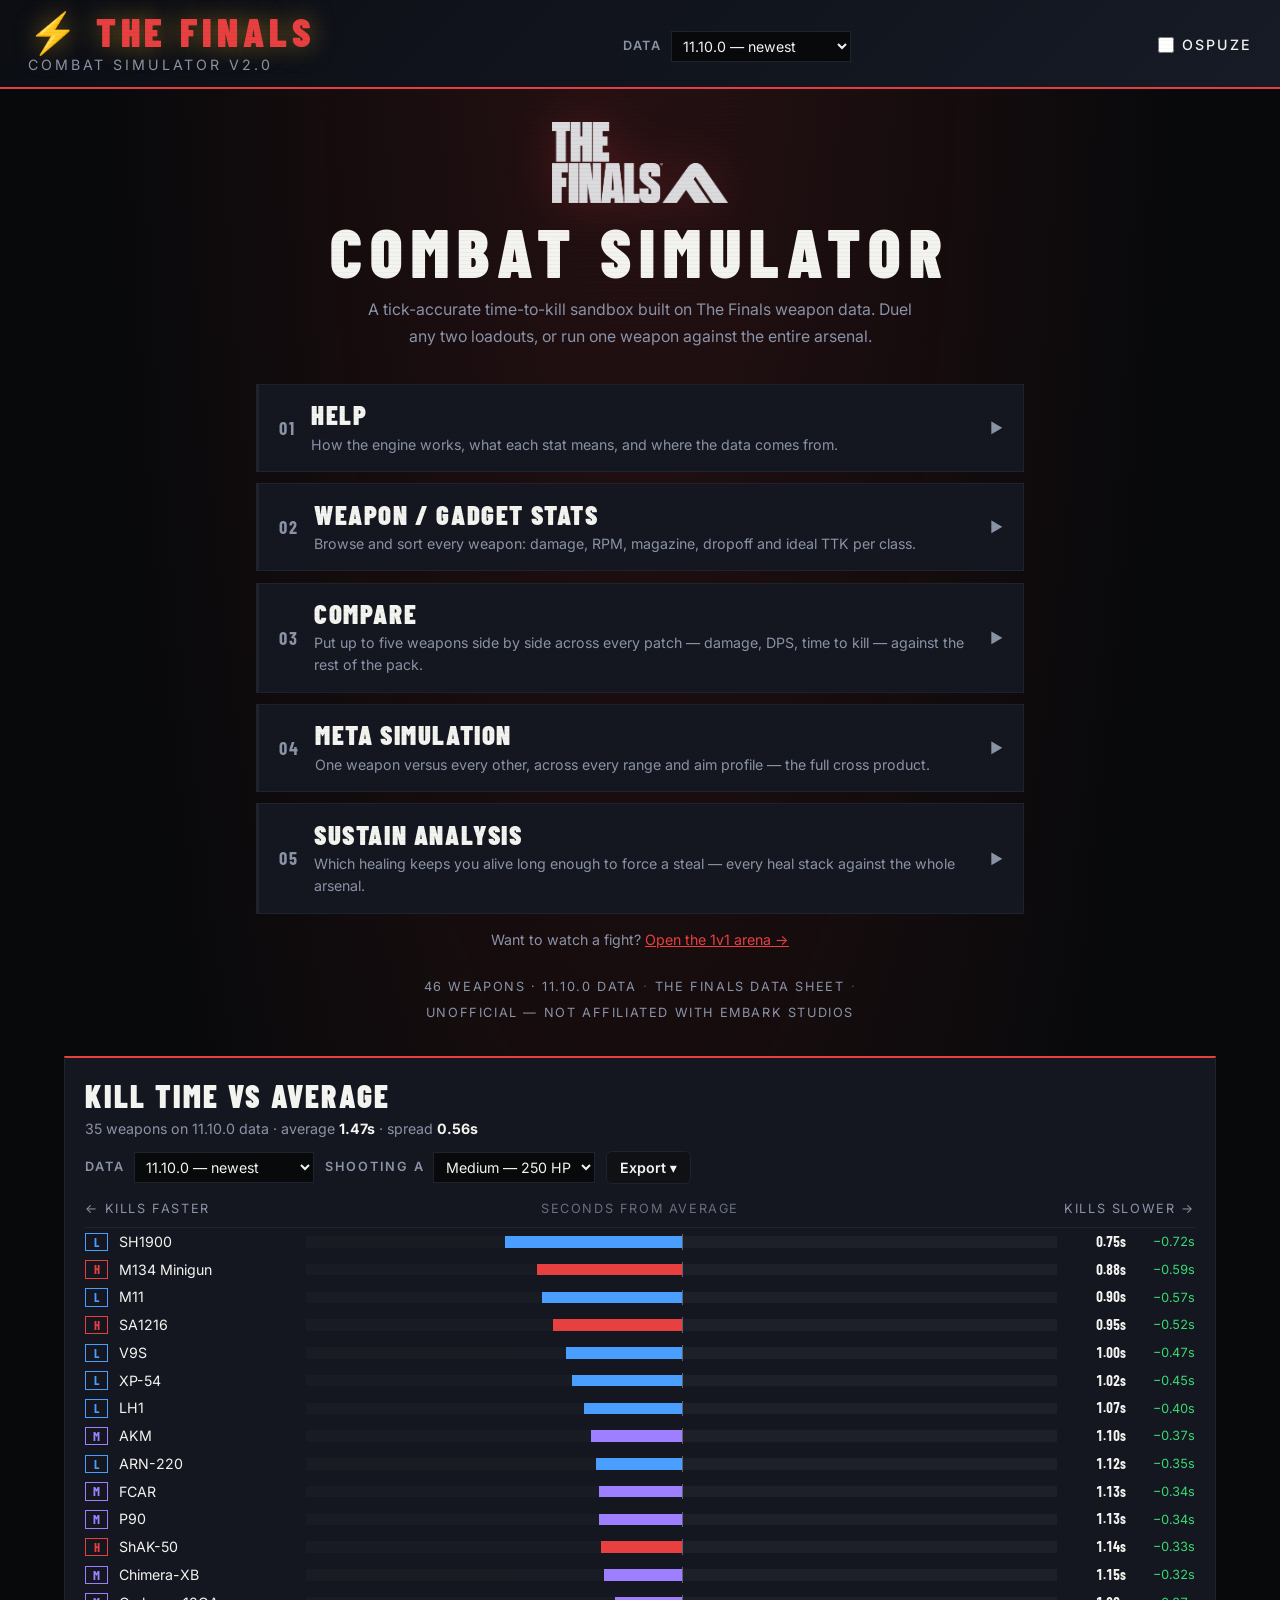
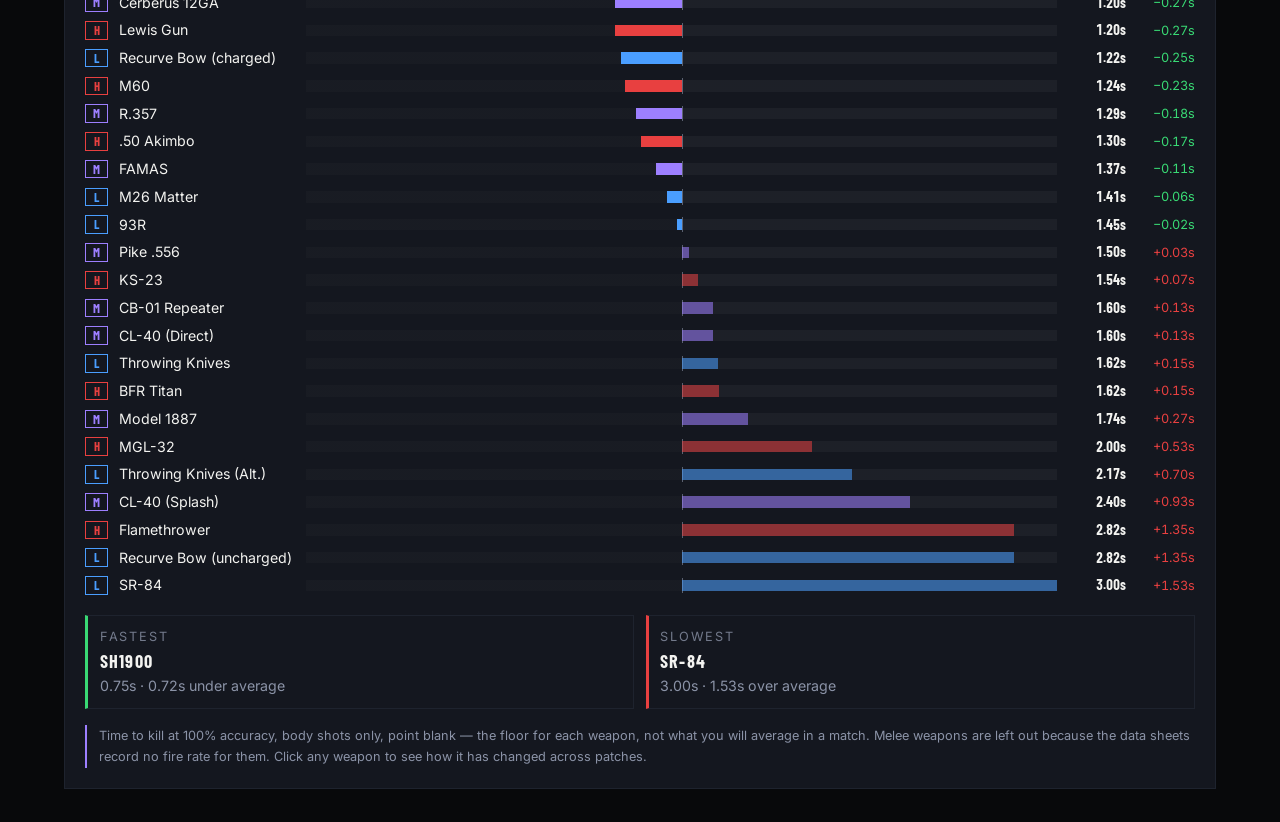
<file: index.html>
<!DOCTYPE html>
<html lang="en">
<head>

  <meta charset="UTF-8">
  <meta name="viewport" content="width=device-width, initial-scale=1.0">
  <title>THE FINALS — Combat Simulator</title>

<script src="./heals.js" defer></script>
<script src="./gadgets.js" defer></script>
<script src="./simulate.js" defer></script>
<script src="./duel_solver.js" defer></script>
<script src="./battle_simulator.js" defer></script>
<script src="./weapon_chart.js" defer></script>
<script src="./export.js" defer></script>
<script src="./cross_analysis_pool.js" defer></script>
<script src="./heatgraph.js" defer></script>
<script src="./ui_shell.js" defer></script>
  <link rel="stylesheet" href="battle_simulation.css">

  <link rel="preconnect" href="https://fonts.googleapis.com">
  <link
    href="https://fonts.googleapis.com/css2?family=Barlow+Condensed:ital,wght@0,400;0,600;0,700;0,900;1,700&family=Inter:wght@400;500;600;700&family=Share+Tech+Mono&display=swap"
    rel="stylesheet"
  >

</head>
<body>
  <header>
    <button class="brand" id="brand-home" type="button" title="Back to main menu">
      <div class="logo">⚡ THE FINALS</div>
      <div class="sub" id="view-subtitle">Combat Simulator v2.0</div>
    </button>

    <nav class="topnav" id="topnav" aria-label="Sections">
      <button class="navbtn" type="button" data-route="help">Help</button>
      <button class="navbtn" type="button" data-route="stats">Stats</button>
      <button class="navbtn" type="button" data-route="compare">Compare</button>
      <button class="navbtn" type="button" data-route="meta">Meta</button>
      <button class="navbtn" type="button" data-route="sustain">Sustain</button>
    </nav>

    <label class="version-picker" title="Weapon data version used by every screen">
      <span>Data</span>
      <select class="data-version-picker" aria-label="Weapon data version"></select>
    </label>

    <label class="check-row header-toggle" title="Alternate colour scheme">
      <input type="checkbox" id="ospuze-toggle">
      <span>OSPUZE</span>
    </label>
  </header>

  <main id="main">

    <!-- ══════════════════════════════════════════════════════════
         HOME
         ══════════════════════════════════════════════════════════ -->
    <section class="view view-home active" id="view-home">
      <div class="home-inner">
        <img class="home-logo" src="THE_FINALS_Logo.png" alt="" onerror="this.remove()">

        <h1 class="home-title">Combat Simulator</h1>
        <p class="home-tagline">
          A tick-accurate time-to-kill sandbox built on The Finals weapon data.
          Duel any two loadouts, or run one weapon against the entire arsenal.
        </p>

        <nav class="home-menu" aria-label="Main menu">
          <button class="menu-card" type="button" data-route="help">
            <span class="menu-num">01</span>
            <span class="menu-body">
              <span class="menu-title">Help</span>
              <span class="menu-desc">How the engine works, what each stat means, and where the data comes from.</span>
            </span>
            <span class="menu-arrow">▶</span>
          </button>

          <button class="menu-card" type="button" data-route="stats">
            <span class="menu-num">02</span>
            <span class="menu-body">
              <span class="menu-title">Weapon / Gadget Stats</span>
              <span class="menu-desc">Browse and sort every weapon: damage, RPM, magazine, dropoff and ideal TTK per class.</span>
            </span>
            <span class="menu-arrow">▶</span>
          </button>

          <button class="menu-card" type="button" data-route="compare">
            <span class="menu-num">03</span>
            <span class="menu-body">
              <span class="menu-title">Compare</span>
              <span class="menu-desc">Put up to five weapons side by side across every patch — damage, DPS, time to kill — against the rest of the pack.</span>
            </span>
            <span class="menu-arrow">▶</span>
          </button>

          <button class="menu-card" type="button" data-route="meta">
            <span class="menu-num">04</span>
            <span class="menu-body">
              <span class="menu-title">Meta Simulation</span>
              <span class="menu-desc">One weapon versus every other, across every range and aim profile — the full cross product.</span>
            </span>
            <span class="menu-arrow">▶</span>
          </button>

          <button class="menu-card" type="button" data-route="sustain">
            <span class="menu-num">05</span>
            <span class="menu-body">
              <span class="menu-title">Sustain Analysis</span>
              <span class="menu-desc">Which healing keeps you alive long enough to force a steal — every heal stack against the whole arsenal.</span>
            </span>
            <span class="menu-arrow">▶</span>
          </button>
        </nav>

        <p class="home-aside">
          Want to watch a fight? <button class="linkish" type="button" data-route="sim">Open the 1v1 arena →</button>
        </p>

        <div class="home-foot">
          <span id="home-weapon-count">Loading weapon data…</span>
          <span class="dot">·</span>
          <span>The Finals data sheet</span>
          <span class="dot">·</span>
          <span>Unofficial — not affiliated with Embark Studios</span>
        </div>
      </div>

      <!-- Kill time against the pool average, every weapon at a glance -->
      <section class="home-chart" aria-labelledby="ttk-chart-title">
        <div class="chart-head">
          <h2 class="chart-title" id="ttk-chart-title">Kill Time vs Average</h2>
          <p class="chart-sub" id="ttk-chart-sub">—</p>

          <div class="chart-controls">
            <label class="chart-control">
              <span>Data</span>
              <select class="data-version-picker" aria-label="Weapon data version"></select>
            </label>
            <label class="chart-control">
              <span>Shooting a</span>
              <select id="ttk-target" aria-label="Target class">
                <option value="light">Light — 150 HP</option>
                <option value="medium" selected>Medium — 250 HP</option>
                <option value="heavy">Heavy — 350 HP</option>
              </select>
            </label>
            <div class="chart-control" id="ttk-export-slot"></div>
          </div>
        </div>

        <div class="ttk-scale">
          <span class="faster">← kills faster</span>
          <span class="axis-mid">seconds from average</span>
          <span class="slower">kills slower →</span>
        </div>

        <div id="ttk-chart"></div>

        <div class="ttk-footer" id="ttk-chart-footer"></div>
        <p class="chart-note">
          Time to kill at 100% accuracy, body shots only, point blank — the floor for each weapon,
          not what you will average in a match. Melee weapons are left out because the data sheets
          record no fire rate for them. Click any weapon to see how it has changed across patches.
        </p>
      </section>
    </section>

    <!-- ══════════════════════════════════════════════════════════
         HELP
         ══════════════════════════════════════════════════════════ -->
    <section class="view view-doc" id="view-help" hidden>
      <div class="doc-inner">
        <div class="page-head">
          <h1 class="page-title">Help</h1>
          <p class="page-lead">
            Everything this tool does, and the assumptions behind every number it prints.
          </p>
        </div>

        <div class="doc-grid">
          <article class="doc-card">
            <h2>What this is</h2>
            <p>
              A combat model for THE FINALS. It replays a duel between two loadouts on a
              10&nbsp;ms tick, rolling accuracy and headshots shot by shot, applying damage
              dropoff by range, and forcing reloads when a magazine runs dry. Nothing is
              averaged ahead of time — the win rates you see come from actually running the fight.
            </p>
          </article>

          <article class="doc-card">
            <h2>The screens</h2>
            <dl class="doc-dl">
              <dt>Weapon / Gadget Stats</dt>
              <dd>A sortable reference table of the raw Season 10 numbers, plus derived DPS and ideal TTK against each class. Click any weapon name for its history.</dd>
              <dt>Weapon history</dt>
              <dd>How one weapon's stats moved across seven community data sheets (1.5 → 11.3.0): a chart of any metric over time, a wiki-style snapshot of the weapon at any version, and the change log between them.</dd>
              <dt>Simulation</dt>
              <dd>One duel, animated, with a full combat log. Switch to Multi to run the same matchup hundreds of times and get a win rate instead of an anecdote.</dd>
              <dt>Meta Simulation</dt>
              <dd>Your weapon against every other weapon, at seven ranges and four aim profiles, every matchup solved exactly rather than sampled. Stand and fight: both sides hold the listed range, so each cell measures the weapon at that range with movement taken out. Produces the matchup heat map.</dd>
            </dl>
          </article>

          <article class="doc-card">
            <h2>Which data version you are running</h2>
            <p>
              The <em>Data</em> picker in the header sets the weapon numbers every screen uses —
              stats table, 1v1 simulation and meta analysis alike. It defaults to the newest sheet
              available and remembers your choice. The same picker sits in the Simulation and Meta
              Simulation sidebars.
            </p>
            <p>
              Versions are ordered by their version number, not by the order the sheets were added,
              so a newly ingested sheet slots into the right place automatically.
            </p>
            <dl class="doc-dl">
              <dt>Blank cells stay blank</dt>
              <dd>If a sheet records a weapon but leaves a stat empty, that is the author saying "not applicable" — it is never back-filled from an older sheet.</dd>
              <dt>Missing weapons inherit</dt>
              <dd>If a sheet lists a weapon with no stats at all (11.3.0 does this for melee), it runs on the last version that did record it, and says so.</dd>
              <dt>Reach is engine knowledge</dt>
              <dd>No sheet records melee swing range or the flamethrower's cone, so those fill in from a fixed table — only where the sheet is silent.</dd>
            </dl>
          </article>

          <article class="doc-card">
            <h2>Solved, not sampled</h2>
            <p>
              Meta Simulation does not run duels and count winners. Because nobody moves and
              nobody reacts to being shot, each fighter's shot timing is fixed and only the hit
              rolls are random — so the exact chance of every outcome can be worked out directly.
              The win rates carry <strong>no sampling error</strong> and are identical every run.
            </p>
            <p>
              The 1v1 screen still plays duels out shot by shot, because that is what produces the
              animation and the combat log. Any matchup where fighters move is sampled rather than
              solved, from a seed, so a surprising result can be replayed exactly.
            </p>
            <p class="doc-note">
              Solving also removed a bias: rounding every event to a 10&nbsp;ms tick delayed shots
              slightly, worst on burst weapons whose burst delay does not divide into the tick. The
              93R's average time to kill was about 3&nbsp;ms too slow because of it.
            </p>
          </article>

          <article class="doc-card">
            <h2>How a tick resolves</h2>
            <ol class="doc-ol">
              <li>Melee fighters (or both, if <em>melee mode</em> is on) close distance at their class speed. In Meta Simulation nobody moves at all.</li>
              <li>Any finished reload is applied.</li>
              <li>Each player whose next-shot timer has come due fires: a roll against accuracy decides hit or miss, then a roll against headshot chance decides which damage number is used.</li>
              <li>Damage is scaled by the dropoff curve for the current range.</li>
              <li>Both players' damage is applied <strong>simultaneously</strong> — which is why true ties are possible.</li>
              <li>If neither fighter dies inside 60 seconds the duel is reported as a timeout rather than being awarded to whoever has more health left.</li>
            </ol>
          </article>

          <article class="doc-card">
            <h2>Stats glossary</h2>
            <dl class="doc-dl">
              <dt>TTK</dt>
              <dd>Time to kill — seconds from the first shot to the killing blow, reloads included.</dd>
              <dt>Ideal TTK</dt>
              <dd>TTK at 100% accuracy, body shots only, no dropoff. A floor, not an expectation.</dd>
              <dt>Dropoff</dt>
              <dd>Damage is full until the min range, then falls linearly to the stated reduction at the max range.</dd>
              <dt>Aim profile</dt>
              <dd>An opponent skill preset used by Meta Simulation: Poor 50/20, Average 75/35, Strong 90/55, Elite 99/80 (accuracy / headshot %).</dd>
              <dt>Favorable / Even / Unfavorable</dt>
              <dd>Win rate ≥ 60%, 40–60%, and &lt; 40% respectively.</dd>
            </dl>
          </article>

          <article class="doc-card">
            <h2>Class baselines</h2>
            <div class="class-table">
              <div class="class-row head"><span>Class</span><span>Health</span><span>Move speed</span></div>
              <div class="class-row"><span class="cls light">Light</span><span>150 HP</span><span>7.0 m/s</span></div>
              <div class="class-row"><span class="cls medium">Medium</span><span>250 HP</span><span>5.0 m/s</span></div>
              <div class="class-row"><span class="cls heavy">Heavy</span><span>350 HP</span><span>3.5 m/s</span></div>
            </div>
            <p class="doc-note">Hitboxes are not modelled — a Heavy is not easier to hit than a Light. Accuracy is whatever you set it to.</p>
          </article>

          <article class="doc-card warn">
            <h2>Known limits</h2>
            <ul class="doc-ul">
              <li>Healing is modelled — the four heal sources, stacked, versioned by season. Other gadgets, specializations and shields are not.</li>
              <li>No cover, movement mechanics, recoil or spread growth; accuracy is a flat per-shot probability.</li>
              <li>Projectile travel time is cosmetic; hits resolve on the tick they are fired.</li>
              <li>Quick-reload behaviour (e.g. the ARN-220) is not implemented yet.</li>
              <li>Weapon data is a community data sheet and can lag behind live patches.</li>
              <li>History covers seven sheets, not every patch, so a change is attributed to a range of versions rather than to the patch that made it. Nothing is cross-checked against official patch notes yet.</li>
            </ul>
          </article>
        </div>

        <div class="doc-actions">
          <button class="btn-run btn-ghost" type="button" data-route="stats">Weapon / Gadget Stats</button>
          <button class="btn-run" type="button" data-route="compare">Compare weapons</button>
          <button class="btn-run btn-ghost" type="button" data-route="sim">1v1 arena</button>
        </div>
      </div>
    </section>

    <!-- ══════════════════════════════════════════════════════════
         WEAPON / GADGET STATS
         ══════════════════════════════════════════════════════════ -->
    <section class="view view-doc" id="view-stats" hidden>
      <div class="doc-inner wide">
        <div class="page-head">
          <h1 class="page-title">Weapon / Gadget Stats</h1>
          <p class="page-lead">
            Raw values on the left, engine-derived numbers on the right.
            Click any column header to sort.
          </p>
        </div>

        <section class="panel chart-panel stats-compare" id="stats-compare" aria-labelledby="stats-compare-title">
          <div class="panel-head">
            <div>
              <h2 id="stats-compare-title">Compare</h2>
              <p class="panel-sub">Tick weapons in the table · hover to read every line · click a version to see what changed for each</p>
            </div>
            <div class="panel-actions" id="sc-export-slot"></div>
          </div>
          <div class="wc-toolbar" id="sc-toolbar" role="toolbar" aria-label="Compare controls"></div>
          <div class="wc-legend" id="sc-legend"></div>
          <div class="chart-wrap" id="sc-chart"></div>
          <div id="sc-detail"></div>
        </section>

        <div class="stats-toolbar">
          <div class="field">
            <label for="stats-search">Search</label>
            <input type="text" id="stats-search" placeholder="Weapon name…" autocomplete="off">
          </div>
          <div class="field">
            <label for="stats-class">Class</label>
            <select id="stats-class">
              <option value="">All classes</option>
              <option value="light">Light</option>
              <option value="medium">Medium</option>
              <option value="heavy">Heavy</option>
            </select>
          </div>
          <div class="field">
            <label for="stats-type">Type</label>
            <select id="stats-type">
              <option value="">All types</option>
            </select>
          </div>
          <div class="field grow">
            <label>Showing</label>
            <div class="field-readout" id="stats-count">—</div>
          </div>
        </div>

        <div class="table-scroll">
          <table class="data-table" id="stats-table">
            <thead id="stats-head"></thead>
            <tbody id="stats-body"></tbody>
          </table>
        </div>

        <p class="doc-note table-note">
          DPS is sustained body-shot damage including reloads. Ideal TTK assumes every shot
          hits the body at point-blank range. Weapons with no RPM in the dataset — most melee —
          are modelled at 60 RPM, so treat their timings as placeholders. See
          <button class="linkish" type="button" data-route="help">Help</button> for what is and isn't modelled.
        </p>

        <article class="doc-card gadget-card">
          <h2>Healing</h2>
          <p>
            The four healing sources, at the selected data version. Attach them to either
            fighter on the Simulation screen, or rank every combination of them on the
            Sustain screen.
          </p>
          <div id="heal-stats"></div>
          <p class="doc-note">
            Rates are averaged across a 7 second hold, which is what a cashout steal takes —
            a beam sustains 46 HP/s but overheats after 5.5s, so its average over a window is
            lower than its peak. Healing that lands on someone already at full health is lost,
            so a fighter never absorbs the whole figure.
          </p>
        </article>

        <article class="doc-card gadget-card">
          <h2>Shields</h2>
          <p>
            The two shields the simulation models, at the selected data version. A shield is
            not extra health: it absorbs before health does, takes no healing, keeps none of
            the overflow from the shot that breaks it, and — for the Dome — expires on a timer
            whether or not anything hit it. Rank them alongside the healing on the
            <button class="linkish" type="button" data-route="sustain">Sustain</button> screen.
          </p>
          <div id="shield-stats"></div>
        </article>

        <article class="doc-card gadget-card">
          <h2>The rest of the kit</h2>
          <p>
            Every specialization, gadget and carriable in the game, with the class that can
            carry it and the slot it takes. Only the shields and the healing above carry
            numbers; the rest are here because the loadout rules need to know what competes
            for which slot — that is what decides whether a squad of three can actually field
            a given combination of healing and shields.
          </p>
          <div id="gadget-roster"></div>
          <p class="doc-note">
            Simulating any of the others needs its own model, not just its numbers: damage,
            radius, arm and fuse time, and what the engine is supposed to do when it goes off.
            Adding one to <code>csv/gadgets/</code> is a row; making it mean something is a
            feature.
          </p>
        </article>
      </div>
    </section>

    <!-- ══════════════════════════════════════════════════════════
         WEAPON HISTORY (one weapon across versions)
         ══════════════════════════════════════════════════════════ -->
    <section class="view view-doc" id="view-weapon" hidden>
      <div class="doc-inner wide">
        <div class="page-head slim">
          <button class="linkish back-link" type="button" data-route="stats">← All weapons</button>
        </div>

        <section class="panel weapon-hero">
          <div class="weapon-hero-id">
            <h1 class="page-title" id="wp-name">—</h1>
            <div class="weapon-badge" id="wp-badges"></div>
            <p class="page-lead" id="wp-lead"></p>
          </div>
          <div class="hero-tiles" id="wp-tiles" aria-live="polite"></div>
        </section>

        <section class="panel chart-panel">
          <div class="panel-head">
            <div>
              <h2>Stat history</h2>
              <p class="panel-sub">Hover to read every line at a version · click to open it · click a season to zoom</p>
            </div>
            <div class="panel-actions" id="wp-export-slot"></div>
          </div>
          <div class="wc-toolbar" id="wp-toolbar" role="toolbar" aria-label="Chart controls"></div>
          <div class="wc-legend" id="wp-legend"></div>
          <div class="chart-wrap" id="wp-chart"></div>
          <div id="wp-chart-detail"></div>
          <p class="doc-note" id="wp-chart-note"></p>
        </section>

        <section class="panel">
          <div class="panel-head">
            <h2>Change ledger</h2>
            <div class="ledger-filters" id="wp-ledger-filters" role="group" aria-label="Filter changes"></div>
          </div>
          <div id="wp-changes"></div>
        </section>
      </div>
    </section>

    <!-- ══════════════════════════════════════════════════════════
         SIMULATION (1v1)
         ══════════════════════════════════════════════════════════ -->
    <section class="view view-app" id="view-sim" hidden>
      <div class="app">
        <div class="sidebar">
          <div class="sidebar-head">
            <div class="section-title">Loadouts</div>
            <p class="sidebar-hint">Pick a weapon for each side, set how well they aim, then simulate.</p>

            <label style="margin-top:12px;">Weapon Data Version</label>
            <select class="data-version-picker" aria-label="Weapon data version"></select>
            <p class="sidebar-hint data-version-note"></p>

            <label class="check-row" style="margin-top:12px;">
              <input type="checkbox" class="dispersion-toggle" checked>
              <span>Pellet dispersion (shotguns, minigun)</span>
            </label>
            <div class="range-row">
              <input type="range" class="dispersion-angle" min="1" max="15" step="0.1" value="5.1" aria-label="Spread cone half-angle">
              <span class="range-val dispersion-angle-v">5.1°</span>
            </div>
            <p class="sidebar-hint dispersion-note"></p>
          </div>

          <div class="fighter-tabs">
            <div class="ftab active p1" onclick="switchFighterTab(1,this)">◈ Player 1</div>
            <div class="ftab p2" onclick="switchFighterTab(2,this)">◈ Player 2</div>
          </div>

          <div class="fighter-panel active" id="fp1">
            <label>Class Filter</label>
            <select id="p1-class" onchange="filterWeapons(1)">
              <option value="">All Classes</option>
              <option value="light">Light — 150 HP</option>
              <option value="medium">Medium — 250 HP</option>
              <option value="heavy">Heavy — 350 HP</option>
            </select>

            <label>Weapon</label>
            <select id="p1-weapon" onchange="updateWeaponInfo(1)"></select>
            <div id="p1-badges" class="weapon-badge"></div>
            <div id="p1-note" class="weapon-note"></div>

            <label>Support Healing</label>
            <div class="heal-stack" id="p1-heals" data-player="1"></div>
            <p class="sidebar-hint heal-rate-note" id="p1-heal-rate"></p>

            <label>Accuracy</label>
            <div class="range-row">
              <input type="range" id="p1-acc" min="1" max="100" value="75" oninput="syncRange(this,'p1-acc-v','%')">
              <span class="range-val" id="p1-acc-v">75%</span>
            </div>

            <label>Headshot Chance</label>
            <div class="range-row">
              <input type="range" id="p1-hs" min="0" max="100" value="35" oninput="syncRange(this,'p1-hs-v','%')">
              <span class="range-val" id="p1-hs-v">35%</span>
            </div>
          </div>

          <div class="fighter-panel" id="fp2">
            <label>Class Filter</label>
            <select id="p2-class" onchange="filterWeapons(2)">
              <option value="">All Classes</option>
              <option value="light">Light — 150 HP</option>
              <option value="medium">Medium — 250 HP</option>
              <option value="heavy">Heavy — 350 HP</option>
            </select>

            <label>Weapon</label>
            <select id="p2-weapon"oninput ="drawIdle()" onchange="updateWeaponInfo(2)"></select>
            <div id="p2-badges" class="weapon-badge"></div>
            <div id="p2-note" class="weapon-note"></div>

            <label>Support Healing</label>
            <div class="heal-stack" id="p2-heals" data-player="2"></div>
            <p class="sidebar-hint heal-rate-note" id="p2-heal-rate"></p>

            <label>Accuracy</label>
            <div class="range-row">
              <input type="range" id="p2-acc" min="1" max="100" value="75" oninput="syncRange(this,'p2-acc-v','%')">
              <span class="range-val" id="p2-acc-v">75%</span>
            </div>

            <label>Headshot Chance</label>
            <div class="range-row">
              <input type="range" id="p2-hs" min="0" max="100" value="35" oninput="syncRange(this,'p2-hs-v','%')">
              <span class="range-val" id="p2-hs-v">35%</span>
            </div>
          </div>

          <div class="section">
            <div class="section-title">Battle Settings</div>

            <label>Starting Distance (m)</label>
            <div class="range-row">
              <input type="range" id="start-dist" min="1" max="100" value="30" oninput="syncRange(this,'sd-v','m')">
              <span class="range-val" id="sd-v">30m</span>
            </div>

            <label>Melee Advance Speed (m/s)</label>
            <div class="range-row">
              <input type="range" id="speed" min="0" max="12" value="3" step="0.5" oninput="syncRange(this,'sp-v','')">
              <span class="range-val" id="sp-v">3.0</span>
            </div>

            <label class="check-row">
              <input type="checkbox" id="melee-advance">
              <span>Both players advance (melee mode)</span>
            </label>

            <label style="margin-top:12px;">First Shot</label>
            <div class="toggle-group">
              <div class="tbtn active" onclick="setFSA('p1',this)">P1 First</div>
              <div class="tbtn" onclick="setFSA('both',this)">Both</div>
              <div class="tbtn" onclick="setFSA('p2',this)">P2 First</div>
            </div>

            <label style="margin-top:12px;">Simulation Mode</label>
            <div class="toggle-group">
              <div class="tbtn active" onclick="setSimMode('single',this)">Single</div>
              <div class="tbtn" onclick="setSimMode('multi',this)">Multi</div>
            </div>

            <div id="multi-opts" style="display:none;">
              <label>Runs</label>
              <input type="number" id="sim-count" value="200" min="10" max="10000">
            </div>

            <label style="margin-top:12px;">Playback Speed</label>
            <div class="toggle-group">
              <div class="tbtn" onclick="setPlaySpeed(0.25,this)">0.25×</div>
              <div class="tbtn active" onclick="setPlaySpeed(1,this)">1×</div>
              <div class="tbtn" onclick="setPlaySpeed(3,this)">3×</div>
              <div class="tbtn" onclick="setPlaySpeed(10,this)">10×</div>
            </div>
          </div>

          <div class="run-row">
            <button class="btn-run" id="run-btn" onclick="runSim()">▶ SIMULATE</button>
            <button class="btn-run btn-ghost" type="button" data-route="meta">📊 Meta Simulation</button>
          </div>
        </div>

        <div class="main-area">
          <div class="arena-wrap">
            <canvas id="arena" height="400"></canvas>

            <div class="arena-overlay">
              <div class="player-hud">
                <div class="hud-name p1" id="hud-p1-name">—</div>
                <div class="hud-hp-bar">
                  <div class="hud-hp-fill p1" id="hud-p1-hp" style="width:100%"></div>
                </div>
                <div class="hud-hp-val" id="hud-p1-hpval">— HP</div>
              </div>

              <div class="arena-center-hud">
                <div class="dist-big" id="hud-dist">—</div>
                <div class="time-small" id="hud-time">READY</div>
              </div>

              <div class="player-hud" style="text-align:right;">
                <div class="hud-name p2" id="hud-p2-name">—</div>
                <div class="hud-hp-bar">
                  <div class="hud-hp-fill p2" id="hud-p2-hp" style="width:100%"></div>
                </div>
                <div class="hud-hp-val p2" id="hud-p2-hpval">— HP</div>
              </div>
            </div>
          </div>

          <div class="results-area" id="results-area">
            <div class="tab-bar">
              <div class="tab active" onclick="switchTab('result',this)">Result</div>
              <div class="tab" onclick="switchTab('log',this)">Combat Log</div>
              <div class="tab" id="multi-tab" onclick="switchTab('multi',this)" style="display:none;">Multi Stats</div>
            </div>

            <div class="tab-content active" id="tab-result">
              <div class="winner-banner" id="winner-banner" style="display:none;">
                <div class="winner-icon" id="winner-icon">🏆</div>
                <div>
                  <div class="winner-name" id="winner-name">—</div>
                  <div class="winner-sub" id="winner-sub"></div>
                </div>
              </div>

              <div class="stats-grid" id="stats-grid" style="display:none;">
                <div class="stat-cell"><div class="stat-label">P1 Damage</div><div class="stat-val p1" id="s-p1-dmg">—</div></div>
                <div class="stat-cell"><div class="stat-label">P1 Shots/Hit/HS</div><div class="stat-val p1" id="s-p1-shs">—</div></div>
                <div class="stat-cell"><div class="stat-label">P2 Damage</div><div class="stat-val p2" id="s-p2-dmg">—</div></div>
                <div class="stat-cell"><div class="stat-label">P2 Shots/Hit/HS</div><div class="stat-val p2" id="s-p2-shs">—</div></div>
                <div class="stat-cell"><div class="stat-label">Time to Kill</div><div class="stat-val neutral" id="s-ttk">—</div></div>
                <div class="stat-cell"><div class="stat-label">Final Range</div><div class="stat-val neutral" id="s-range">—</div></div>
                <div class="stat-cell"><div class="stat-label">P1 HP Left</div><div class="stat-val p1" id="s-p1-hp">—</div></div>
                <div class="stat-cell"><div class="stat-label">P2 HP Left</div><div class="stat-val p2" id="s-p2-hp">—</div></div>
              </div>

              <div class="empty-state" id="pre-run-msg">
                <div class="empty-icon">◈</div>
                <div class="empty-title">No duel run yet</div>
                <div class="empty-sub">Choose both loadouts on the left, then press SIMULATE.</div>
              </div>
            </div>

            <div class="tab-content" id="tab-log">
              <div id="combat-log"></div>
            </div>

            <div class="tab-content" id="tab-multi">
              <div class="winrate-section">
                <div class="winrate-labels">
                  <span id="wr-p1-lbl" style="color:var(--blue)">P1: —</span>
                  <span id="wr-tie-lbl" style="color:var(--tie)">TIE: —</span>
                  <span id="wr-p2-lbl" style="color:var(--red)">P2: —</span>
                </div>

                <div class="winrate-bar">
                  <div class="wr-p1" id="wr-p1-bar" style="width:0%;transition:width .5s ease;"></div>
                  <div class="wr-tie" id="wr-tie-bar" style="width:0%;transition:width .5s ease;"></div>
                  <div class="wr-p2" id="wr-p2-bar" style="width:0%;transition:width .5s ease;"></div>
                </div>
              </div>

              <div class="multi-grid">
                <div class="left-mult-=grid">
                  <div class="multi-cell"><div class="stat-label">P1 Wins</div><div class="stat-val p1" id="ms-w1">—</div></div>
                  <div class="multi-cell"><div class="stat-label">P1 Looses</div><div class="stat-val p1" id="ms-l1">—</div></div>
                  <div class="multi-cell"><div class="stat-label">Avg TTK P1 </div><div class="stat-val p1" id="ms-ttk1">—</div></div>
                  <div class="multi-cell"><div class="stat-label">Avg HP Left P1</div><div class="stat-val p1" id="ms-hp1">—</div></div>
                  <div class="multi-cell"><div class="stat-label">Avg Bullets To Kill P2</div><div class="stat-val p2" id="ms-bulletsToKill1">—</div></div>
                </div>

                <div class="middle-multi-grid">
                  <div class="multi-cell"><div class="stat-label">Ties</div><div class="stat-val neutral" id="ms-tie">—</div></div>
                </div>

                <div class="right-multi-grid">
                  <div class="left-mult-=grid">
                    <div class="multi-cell"><div class="stat-label">P2 Wins</div><div class="stat-val p2" id="ms-w2">—</div></div>
                    <div class="multi-cell"><div class="stat-label">P2 Looses</div><div class="stat-val p2" id="ms-l2">—</div></div>
                    <div class="multi-cell"><div class="stat-label">Avg TTK P2</div><div class="stat-val p2" id="ms-ttk2">—</div></div>
                    <div class="multi-cell"><div class="stat-label">Avg HP Left P2</div><div class="stat-val p2" id="ms-hp2">—</div></div>
                    <div class="multi-cell"><div class="stat-label">Avg Bullets To Kill P1</div><div class="stat-val p1" id="ms-bulletsToKill2">—</div></div>
                  </div>
                </div>
              </div>
            </div>
          </div>
        </div>
      </div>
    </section>

    <!-- ══════════════════════════════════════════════════════════
         META SIMULATION (cross product)
         ══════════════════════════════════════════════════════════ -->
    <section class="view view-app" id="view-meta" hidden>
      <div class="app">
        <div class="sidebar">
          <div class="sidebar-head">
            <div class="section-title">Meta Simulation</div>
            <p class="sidebar-hint">
              Runs your weapon against every other weapon, at every range, against every
              aim profile — then maps the matchups.
            </p>
          </div>

          <div class="fighter-panel active">
            <label>Weapon Data Version</label>
            <select class="data-version-picker" aria-label="Weapon data version"></select>
            <p class="sidebar-hint data-version-note"></p>

            <label class="check-row" style="margin-top:12px;">
              <input type="checkbox" class="dispersion-toggle" checked>
              <span>Pellet dispersion (shotguns, minigun)</span>
            </label>
            <div class="range-row">
              <input type="range" class="dispersion-angle" min="1" max="15" step="0.1" value="5.1" aria-label="Spread cone half-angle">
              <span class="range-val dispersion-angle-v">5.1°</span>
            </div>
            <p class="sidebar-hint dispersion-note"></p>

            <label>Class Filter</label>
            <select id="meta-class">
              <option value="">All Classes</option>
              <option value="light">Light — 150 HP</option>
              <option value="medium">Medium — 250 HP</option>
              <option value="heavy">Heavy — 350 HP</option>
            </select>

            <label>Your Weapon</label>
            <select id="meta-weapon"></select>
            <div id="meta-badges" class="weapon-badge"></div>

            <label>Your Accuracy</label>
            <div class="range-row">
              <input type="range" id="meta-acc" min="1" max="100" value="75">
              <span class="range-val" id="meta-acc-v">75%</span>
            </div>

            <label>Your Headshot Chance</label>
            <div class="range-row">
              <input type="range" id="meta-hs" min="0" max="100" value="35">
              <span class="range-val" id="meta-hs-v">35%</span>
            </div>
          </div>

          <div class="section">
            <div class="section-title">Run Settings</div>

            <label>Method</label>
            <div class="toggle-group" id="meta-method-group">
              <div class="tbtn active" data-method="exact">Exact</div>
              <div class="tbtn" data-method="sampled">Sampled</div>
            </div>

            <div id="meta-runs-wrap" style="display:none;">
              <label style="margin-top:12px;">Runs Per Scenario</label>
              <div class="toggle-group" id="meta-runs-group">
                <div class="tbtn" data-runs="1000">1K</div>
                <div class="tbtn active" data-runs="10000">10K</div>
                <div class="tbtn" data-runs="50000">50K</div>
              </div>
            </div>

            <div class="meta-estimate" id="meta-estimate">—</div>

            <p class="doc-note">
              <strong>Stand and fight.</strong> Both duellists hold the listed range for the whole
              fight — no advancing, no closing the gap, no class-speed advantage. Each cell measures
              the weapon at that range and nothing else. Melee weapons can therefore only land hits
              at ranges inside their own reach.
            </p>

            <p class="doc-note" id="meta-method-note"></p>
          </div>

          <div class="run-row">
            <button class="btn-run" id="meta-run-btn" type="button">▶ RUN META ANALYSIS</button>
            <button class="btn-run btn-ghost" id="meta-cancel-btn" type="button" disabled>■ CANCEL</button>
          </div>
        </div>

        <div class="main-area">
          <div class="results-area">
            <div class="tab-bar">
              <div class="tab active">Matchup Map</div>
            </div>

            <div class="tab-content active">
              <div id="cross-table">
                <div class="empty-state">
                  <div class="empty-icon">▦</div>
                  <div class="empty-title">No analysis run yet</div>
                  <div class="empty-sub">
                    Pick your weapon and press RUN META ANALYSIS. It runs in background
                    workers — expect several seconds to a couple of minutes depending on runs per scenario.
                  </div>
                </div>
              </div>
            </div>
          </div>
        </div>
      </div>
    </section>

    <!-- ══════════════════════════════════════════════════════════
         SUSTAIN ANALYSIS
         ══════════════════════════════════════════════════════════ -->
    <section class="view view-app" id="view-sustain" hidden>
      <div class="app">
        <div class="sidebar">
          <div class="sidebar-head">
            <div class="section-title">Sustain Analysis</div>
            <p class="sidebar-hint">
              You are on the objective and not shooting back. Which healing keeps you
              standing long enough to finish?
            </p>

            <label style="margin-top:12px;">Weapon Data Version</label>
            <select class="data-version-picker" aria-label="Weapon data version"></select>
            <p class="sidebar-hint data-version-note"></p>

            <label class="check-row" style="margin-top:12px;">
              <input type="checkbox" class="dispersion-toggle" checked>
              <span>Pellet dispersion (shotguns, minigun)</span>
            </label>
            <div class="range-row">
              <input type="range" class="dispersion-angle" min="1" max="15" step="0.1" value="5.1" aria-label="Spread cone half-angle">
              <span class="range-val dispersion-angle-v">5.1°</span>
            </div>
            <p class="sidebar-hint dispersion-note"></p>
          </div>

          <div class="fighter-panel active">
            <label>You are playing</label>
            <select id="sustain-class">
              <option value="light">Light — 150 HP</option>
              <option value="medium" selected>Medium — 250 HP</option>
              <option value="heavy">Heavy — 350 HP</option>
            </select>

            <label>Holding for</label>
            <div class="toggle-group" id="sustain-window-group">
              <button class="tbtn active" type="button" data-window="7">Steal 7s</button>
              <button class="tbtn" type="button" data-window="6">Final 6s</button>
              <button class="tbtn" type="button" data-window="20">Vault 20s</button>
            </div>
            <p class="sidebar-hint">
              Stealing a cashout takes 7s in qualifying rounds and 6s in the final.
              A vault takes 20s.
            </p>

            <label>Contested by</label>
            <div class="toggle-group" id="sustain-attackers-group">
              <button class="tbtn active" type="button" data-attackers="1">1 attacker</button>
              <button class="tbtn" type="button" data-attackers="2">2 attackers</button>
              <button class="tbtn" type="button" data-attackers="3">3 attackers</button>
            </div>
            <p class="sidebar-hint">
              A full enemy squad is three. All three are solved every run, so this
              switches instantly — and the ranking table shows 1v1, 2v1 and 3v1 side
              by side whatever is picked here.
            </p>

            <label>Range</label>
            <select id="sustain-distance"></select>

            <label>They shoot like</label>
            <select id="sustain-profile"></select>

            <label>Shields</label>
            <div class="toggle-group" id="sustain-shields-group">
              <button class="tbtn active" type="button" data-shields="1">With shields</button>
              <button class="tbtn" type="button" data-shields="0">Healing only</button>
            </div>
            <p class="sidebar-hint">
              The Mesh Shield and the Dome Shield join the kit space, which roughly
              triples the grid. Every combination of healing and shields a squad of
              three can legally carry is solved; the ones no squad can field are left
              out. Changing this needs another run.
            </p>

            <label>Mesh Shield facing you</label>
            <select id="sustain-mesh-coverage">
              <option value="1">Always — every shot goes through it</option>
              <option value="0.6" selected>Often — 60% of engagements</option>
              <option value="0.35">Sometimes — 35%</option>
              <option value="0">Never — flanked every time</option>
            </select>
            <p class="sidebar-hint">
              The Mesh is a panel covering one arc, so whether it is between you and
              the shot depends on where they are standing. That is an assumption, not
              a measurement — it blends two already-solved kits, so it applies
              instantly without another run. The Dome needs no setting: whether it
              covers you is decided by its 4m radius against the range.
            </p>

            <label>Squad opens fire</label>
            <select id="sustain-stagger">
              <option value="spread" selected>Spread — evenly across one fire interval</option>
              <option value="sync">Together — one synchronised volley</option>
            </select>
            <p class="sidebar-hint">
              Everyone opening at once fires in perfect lockstep all fight, which
              roughly triples the chance of dying in the first half second. Spread is
              the neutral arrangement; together is the worst case. Changing this needs
              another run.
            </p>
          </div>

          <div class="section">
            <div class="section-title">Run Settings</div>
            <div class="meta-estimate" id="sustain-estimate"></div>
            <p class="doc-note">
              Every scenario is solved exactly — no sampling, no noise. Each cell is one
              kill-time walk rather than a duel, because nobody is shooting back. Extra
              attackers merge into that same walk, so a 3v1 costs a longer shot list and
              nothing else. Everyone in the squad carries the weapon named on the row.
            </p>
          </div>

          <div class="run-row">
            <button class="btn-run" id="sustain-run-btn" type="button">▶ Run Sustain Analysis</button>
            <button class="btn-run btn-ghost" id="sustain-cancel-btn" type="button" disabled>■ Cancel</button>
          </div>
        </div>

        <div class="main-area">
          <div class="results-area">
            <div class="tab-bar">
              <div class="tab active">Sustain</div>
            </div>
            <div class="tab-content active">
              <div id="sustain-grid">
                <div class="empty-state">
                  <div class="empty-icon">✚</div>
                  <div class="empty-title">No analysis yet</div>
                  <div class="empty-sub">
                    Pick a class and a hold window, then run. Every legal heal stack is
                    ranked by how often it gets you to the end of that window.
                  </div>
                </div>
              </div>
            </div>
          </div>
        </div>
      </div>
    </section>

  </main>

  <!-- Theoretical-comparison warning. Cross-era loadouts are allowed; this
       is what stops them being mistaken for real play. -->
  <div class="heal-modal" id="heal-modal" hidden>
    <div class="heal-modal-box" role="alertdialog" aria-modal="true" aria-labelledby="heal-modal-title">
      <div class="heal-modal-head" id="heal-modal-title">⚠ Theoretical comparison</div>
      <div class="heal-modal-body" id="heal-modal-body"></div>
      <div class="heal-modal-actions">
        <button class="btn-run btn-ghost" type="button" id="heal-modal-cancel">Cancel</button>
        <button class="btn-run" type="button" id="heal-modal-confirm">Use anyway</button>
      </div>
    </div>
  </div>


  <script>
    const ospuzeToggle = document.getElementById('ospuze-toggle');

    ospuzeToggle?.addEventListener('change', function () {
      document.body.classList.toggle('ospuze-mode', this.checked);
      localStorage.setItem('ospuzeMode', this.checked ? 'on' : 'off');
    });

    if (localStorage.getItem('ospuzeMode') === 'on') {
      document.body.classList.add('ospuze-mode');
      if (ospuzeToggle) ospuzeToggle.checked = true;
    }
  </script>
</body>
</html>
</file>
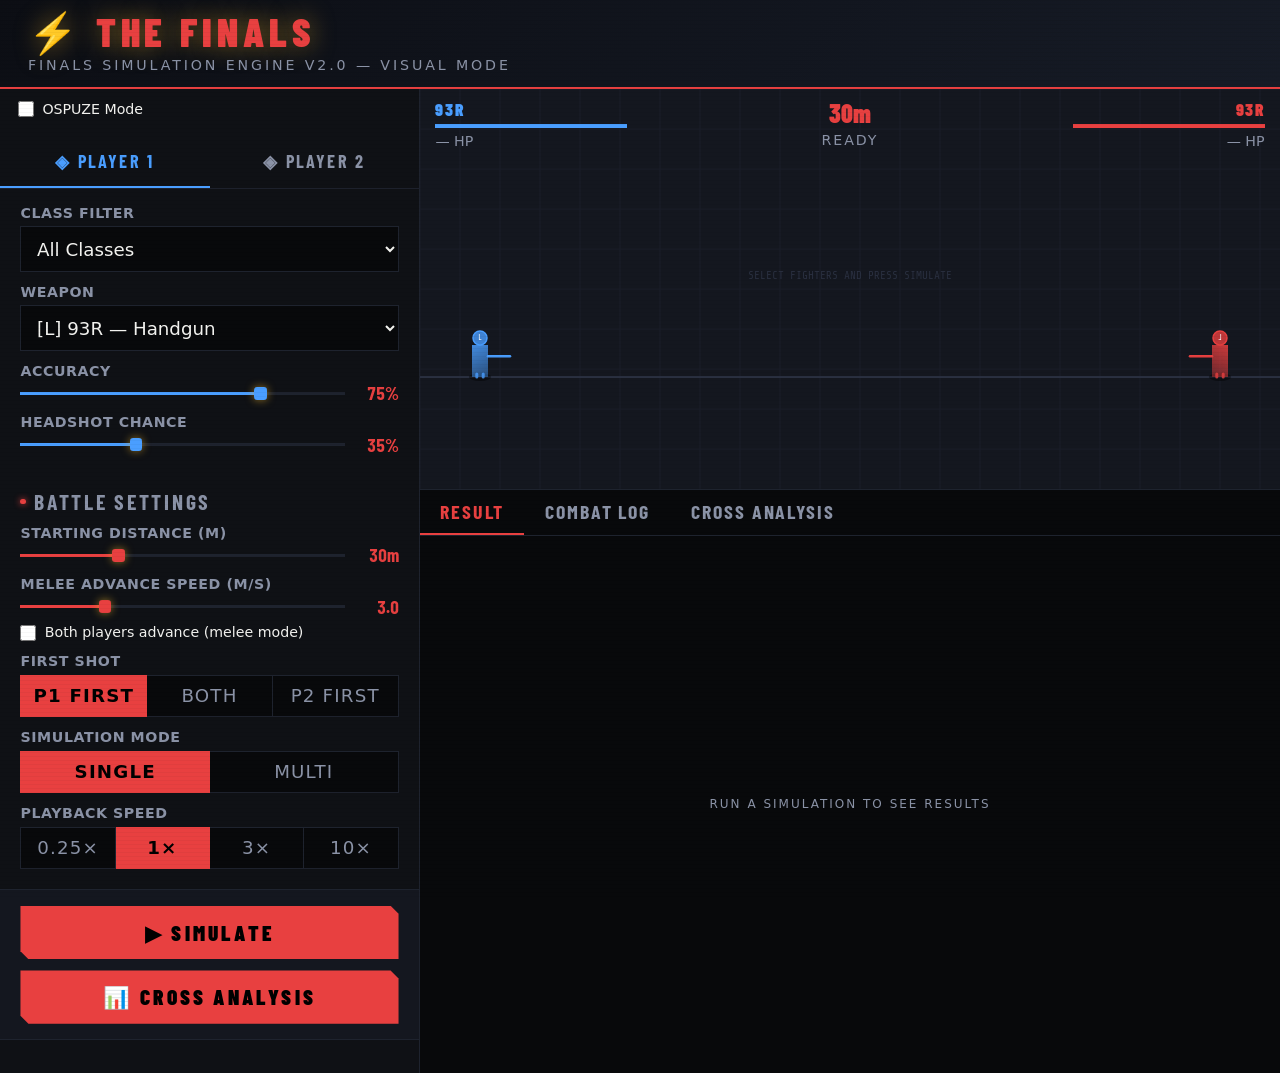
<file: battle_simulator.html>
<!DOCTYPE html>
<html lang="en">
<head>
  <meta charset="UTF-8">
  <meta name="viewport" content="width=device-width, initial-scale=1.0">
  <title>THE FINALS — Battle Simulator</title>

<script src="./simulate.js" defer></script>
<script src="./battle_simulator.js" defer></script>
<script src="./cross_analysis_pool.js" defer></script>
<script src="./heatgraph.js" defer></script>
  <link rel="stylesheet" href="battle_simulation.css">

  <link rel="preconnect" href="https://fonts.googleapis.com">
  <link
    href="https://fonts.googleapis.com/css2?family=Barlow+Condensed:ital,wght@0,400;0,600;0,700;0,900;1,700&family=Share+Tech+Mono&display=swap"
    rel="stylesheet"
  >
</head>
<body>
  <header>
    <div>
      <div class="logo">⚡ THE FINALS</div>
      <div class="sub">Finals Simulation Engine v2.0 — Visual Mode</div>
    </div>
  </header>

  <div class="app" style="grid-template-columns: 420px 1fr;">
    <div class="sidebar">
      <label class="check-row" style="padding: 12px 18px;">
        <input type="checkbox" id="ospuze-toggle">
        <span>OSPUZE Mode</span>
      </label>

      <div class="fighter-tabs">
        <div class="ftab active p1" onclick="switchFighterTab(1,this)">◈ Player 1</div>
        <div class="ftab p2" onclick="switchFighterTab(2,this)">◈ Player 2</div>
      </div>

      <div class="fighter-panel active" id="fp1">
        <label>Class Filter</label>
        <select id="p1-class" onchange="filterWeapons(1)">
          <option value="">All Classes</option>
          <option value="light">Light — 150 HP</option>
          <option value="medium">Medium — 250 HP</option>
          <option value="heavy">Heavy — 350 HP</option>
        </select>

        <label>Weapon</label>
        <select id="p1-weapon" onchange="updateWeaponInfo(1)"></select>
        <div id="p1-badges" class="weapon-badge"></div>
        <div id="p1-note" class="weapon-note"></div>

        <label>Accuracy</label>
        <div class="range-row">
          <input type="range" id="p1-acc" min="1" max="100" value="75" oninput="syncRange(this,'p1-acc-v','%')">
          <span class="range-val" id="p1-acc-v">75%</span>
        </div>

        <label>Headshot Chance</label>
        <div class="range-row">
          <input type="range" id="p1-hs" min="0" max="100" value="35" oninput="syncRange(this,'p1-hs-v','%')">
          <span class="range-val" id="p1-hs-v">35%</span>
        </div>
      </div>

      <div class="fighter-panel" id="fp2">
        <label>Class Filter</label>
        <select id="p2-class" onchange="filterWeapons(2)">
          <option value="">All Classes</option>
          <option value="light">Light — 150 HP</option>
          <option value="medium">Medium — 250 HP</option>
          <option value="heavy">Heavy — 350 HP</option>
        </select>

        <label>Weapon</label>
        <select id="p2-weapon"oninput ="drawIdle()" onchange="updateWeaponInfo(2)"></select>
        <div id="p2-badges" class="weapon-badge"></div>
        <div id="p2-note" class="weapon-note"></div>

        <label>Accuracy</label>
        <div class="range-row">
          <input type="range" id="p2-acc" min="1" max="100" value="75" oninput="syncRange(this,'p2-acc-v','%')">
          <span class="range-val" id="p2-acc-v">75%</span>
        </div>

        <label>Headshot Chance</label>
        <div class="range-row">
          <input type="range" id="p2-hs" min="0" max="100" value="35" oninput="syncRange(this,'p2-hs-v','%')">
          <span class="range-val" id="p2-hs-v">35%</span>
        </div>
      </div>

      <div class="section">
        <div class="section-title">Battle Settings</div>

        <label>Starting Distance (m)</label>
        <div class="range-row">
          <input type="range" id="start-dist" min="1" max="100" value="30" oninput="syncRange(this,'sd-v','m')">
          <span class="range-val" id="sd-v">30m</span>
        </div>

        <label>Melee Advance Speed (m/s)</label>
        <div class="range-row">
          <input type="range" id="speed" min="0" max="12" value="3" step="0.5" oninput="syncRange(this,'sp-v','')">
          <span class="range-val" id="sp-v">3.0</span>
        </div>

        <label class="check-row">
          <input type="checkbox" id="melee-advance">
          <span>Both players advance (melee mode)</span>
        </label>

        <label style="margin-top:12px;">First Shot</label>
        <div class="toggle-group">
          <div class="tbtn active" onclick="setFSA('p1',this)">P1 First</div>
          <div class="tbtn" onclick="setFSA('both',this)">Both</div>
          <div class="tbtn" onclick="setFSA('p2',this)">P2 First</div>
        </div>

        <label style="margin-top:12px;">Simulation Mode</label>
        <div class="toggle-group">
          <div class="tbtn active" onclick="setSimMode('single',this)">Single</div>
          <div class="tbtn" onclick="setSimMode('multi',this)">Multi</div>
        </div>

        <div id="multi-opts" style="display:none;">
          <label>Runs</label>
          <input type="number" id="sim-count" value="200" min="10" max="10000">
        </div>

        <label style="margin-top:12px;">Playback Speed</label>
        <div class="toggle-group">
          <div class="tbtn" onclick="setPlaySpeed(0.25,this)">0.25×</div>
          <div class="tbtn active" onclick="setPlaySpeed(1,this)">1×</div>
          <div class="tbtn" onclick="setPlaySpeed(3,this)">3×</div>
          <div class="tbtn" onclick="setPlaySpeed(10,this)">10×</div>
        </div>
      </div>

      <div class="run-row">
        <button class="btn-run" id="run-btn" onclick="runSim()">▶ SIMULATE</button>
        <button class="btn-run" id="cross-btn" onclick="runCrossAnalysis()">📊 CROSS ANALYSIS</button>      </div>
    </div>

    <div class="main-area">
      <div class="arena-wrap">
        <canvas id="arena" height="400"></canvas>

        <div class="arena-overlay">
          <div class="player-hud">
            <div class="hud-name p1" id="hud-p1-name">—</div>
            <div class="hud-hp-bar">
              <div class="hud-hp-fill p1" id="hud-p1-hp" style="width:100%"></div>
            </div>
            <div class="hud-hp-val" id="hud-p1-hpval">— HP</div>
          </div>

          <div class="arena-center-hud">
            <div class="dist-big" id="hud-dist">—</div>
            <div class="time-small" id="hud-time">READY</div>
          </div>

          <div class="player-hud" style="text-align:right;">
            <div class="hud-name p2" id="hud-p2-name">—</div>
            <div class="hud-hp-bar">
              <div class="hud-hp-fill p2" id="hud-p2-hp" style="width:100%"></div>
            </div>
            <div class="hud-hp-val p2" id="hud-p2-hpval">— HP</div>
          </div>
        </div>
      </div>

      <div class="results-area" id="results-area">
        <div class="tab-bar">
          <div class="tab active" onclick="switchTab('result',this)">Result</div>
          <div class="tab" onclick="switchTab('log',this)">Combat Log</div>
          <div class="tab" id="multi-tab" onclick="switchTab('multi',this)" style="display:none;">Multi Stats</div>
          <div class="tab" onclick="switchTab('cross',this)">Cross Analysis</div>
        </div>

        <div class="tab-content active" id="tab-result">
          <div class="winner-banner" id="winner-banner" style="display:none;">
            <div class="winner-icon" id="winner-icon">🏆</div>
            <div>
              <div class="winner-name" id="winner-name">—</div>
              <div class="winner-sub" id="winner-sub"></div>
            </div>
          </div>



          <div class="stats-grid" id="stats-grid" style="display:none;">
            <div class="stat-cell"><div class="stat-label">P1 Damage</div><div class="stat-val p1" id="s-p1-dmg">—</div></div>
            <div class="stat-cell"><div class="stat-label">P1 Shots/Hit/HS</div><div class="stat-val p1" id="s-p1-shs">—</div></div>
            <div class="stat-cell"><div class="stat-label">P2 Damage</div><div class="stat-val p2" id="s-p2-dmg">—</div></div>
            <div class="stat-cell"><div class="stat-label">P2 Shots/Hit/HS</div><div class="stat-val p2" id="s-p2-shs">—</div></div>
            <div class="stat-cell"><div class="stat-label">Time to Kill</div><div class="stat-val neutral" id="s-ttk">—</div></div>
            <div class="stat-cell"><div class="stat-label">Final Range</div><div class="stat-val neutral" id="s-range">—</div></div>
            <div class="stat-cell"><div class="stat-label">P1 HP Left</div><div class="stat-val p1" id="s-p1-hp">—</div></div>
            <div class="stat-cell"><div class="stat-label">P2 HP Left</div><div class="stat-val p2" id="s-p2-hp">—</div></div>
          </div>

          <div
            id="pre-run-msg"
            style="flex:1;display:flex;align-items:center;justify-content:center;color:var(--muted);font-size:12px;letter-spacing:2px;"
          >
            RUN A SIMULATION TO SEE RESULTS
          </div>
        </div>

    

        <div class="tab-content" id="tab-log">
          <div id="combat-log" style="font-size:11px;line-height:1.9;padding:10px 14px; font-size: 20px;"></div>
        </div>

        <div class="tab-content" id="tab-multi">
          <div class="winrate-section">
            <div class="winrate-labels">
              <span id="wr-p1-lbl" style="color:var(--blue)">P1: —</span>
              <span id="wr-tie-lbl" style="color:var(--tie)">TIE: —</span>
              <span id="wr-p2-lbl" style="color:var(--red)">P2: —</span>
            </div>

            <div class="winrate-bar">
              <div class="wr-p1" id="wr-p1-bar" style="width:0%;transition:width .5s ease;"></div>
              <div class="wr-tie" id="wr-tie-bar" style="width:0%;transition:width .5s ease;"></div>
              <div class="wr-p2" id="wr-p2-bar" style="width:0%;transition:width .5s ease;"></div>
            </div>
          </div>

          <div class="multi-grid">
            <div class="left-mult-=grid">
              <div class="multi-cell"><div class="stat-label">P1 Wins</div><div class="stat-val p1" id="ms-w1">—</div></div>
              <div class="multi-cell"><div class="stat-label">P1 Looses</div><div class="stat-val p1" id="ms-l1">—</div></div>
              <div class="multi-cell"><div class="stat-label">Avg TTK P1 </div><div class="stat-val p1" id="ms-ttk1">—</div></div>
              <div class="multi-cell"><div class="stat-label">Avg HP Left P1</div><div class="stat-val p1" id="ms-hp1">—</div></div>
              <div class="multi-cell"><div class="stat-label">Avg Bullets To Kill P2</div><div class="stat-val p2" id="ms-bulletsToKill1">—</div></div>
            </div>

            <div class="middle-multi-grid">
              <div class="multi-cell"><div class="stat-label">Ties</div><div class="stat-val neutral" id="ms-tie">—</div></div>
            </div>

            <div class="right-multi-grid">
              <div class="left-mult-=grid">
                <div class="multi-cell"><div class="stat-label">P2 Wins</div><div class="stat-val p2" id="ms-w2">—</div></div>
                <div class="multi-cell"><div class="stat-label">P2 Looses</div><div class="stat-val p2" id="ms-l2">—</div></div>
                <div class="multi-cell"><div class="stat-label">Avg TTK P2</div><div class="stat-val p2" id="ms-ttk2">—</div></div>
                <div class="multi-cell"><div class="stat-label">Avg HP Left P2</div><div class="stat-val p2" id="ms-hp2">—</div></div>
                <div class="multi-cell"><div class="stat-label">Avg Bullets To Kill P1</div><div class="stat-val p1" id="ms-bulletsToKill2">—</div></div>
              </div>
            </div>
          </div>
        </div>

        <div class="tab-content" id="tab-cross">
          <div id="cross-table" style="padding:10px;"></div>
        </div>

          <div class="tab-content" id="tab-heat">
            <div id="heatmap-container" style="padding:10px;">
              HEAT MAP READY
            </div>
          </div>
      </div>
    </div>
  </div>

  <script>
    const ospuzeToggle = document.getElementById('ospuze-toggle');

    ospuzeToggle?.addEventListener('change', function () {
      document.body.classList.toggle('ospuze-mode', this.checked);
      localStorage.setItem('ospuzeMode', this.checked ? 'on' : 'off');
    });

    if (localStorage.getItem('ospuzeMode') === 'on') {
      document.body.classList.add('ospuze-mode');
      if (ospuzeToggle) ospuzeToggle.checked = true;
    }
  </script>
</body>
</html>
</file>
<file: battle_simulation.css>
:root {
  --bg: #08090b;
  --surface: #0f1115;
  --card: #14171f;
  --border: #1e232e;

  --accent: #e84040;
  --tie: #fcfcfc;
  --red: #e84040;
  --green: #39d974;
  /* Soft-change amber. Pulled warmer than a true yellow because yellow sits on
     top of green under deuteranopia — at #e5b33c the pair separated by only
     ΔE 6.4, and in the ospuze theme's yellow-green it fell to 12.6 for normal
     vision too. This value clears both. */
  --soft: #e08a1e;
  --blue: #4a9eff;
  --purple: #9d7fff;

  --text: #f3f3f0;
  --muted: #8b93a7;

  --light-cl: #ffffff;
  --med-cl: #ffffff;
  --heavy-cl: #ffffff;

  /* Type families. Body copy is a proportional sans — the old monospace body
     read as blocky at paragraph length. The condensed display face stays for
     headings and nav, and the mono face only for HUD-style readouts. */
  --font-body: 'Inter', system-ui, -apple-system, 'Segoe UI', sans-serif;
  --font-display: 'Barlow Condensed', 'Arial Narrow', sans-serif;
  --font-num: 'Share Tech Mono', ui-monospace, monospace;

  /* Fluid sizing system */
  --fs-base: clamp(0.88rem, 0.78rem + 0.28vw, 1.05rem);
  --fs-micro: clamp(0.75rem, 0.7rem + 0.12vw, 0.85rem);
  --fs-small: clamp(0.82rem, 0.76rem + 0.16vw, 0.95rem);
  --fs-body: clamp(0.88rem, 0.8rem + 0.24vw, 1rem);
  --fs-label: clamp(0.8rem, 0.68rem + 0.4vw, 1.05rem);
  --fs-ui: clamp(0.95rem, 0.82rem + 0.4vw, 1.2rem);
  --fs-tab: clamp(0.9rem, 0.72rem + 0.65vw, 1.55rem);
  --fs-badge: clamp(0.72rem, 0.63rem + 0.34vw, 1rem);
  --fs-hud: clamp(0.9rem, 0.78rem + 0.38vw, 1.2rem);
  --fs-dist: clamp(1.1rem, 0.85rem + 0.95vw, 1.9rem);
  --fs-stat-label: clamp(0.72rem, 0.58rem + 0.42vw, 1rem);
  --fs-stat-val: clamp(1.15rem, 0.92rem + 0.9vw, 1.9rem);
  --fs-winner: clamp(1.7rem, 1.1rem + 2vw, 3rem);
  --fs-button: clamp(1rem, 0.84rem + 0.62vw, 1.4rem);
  --fs-logo: clamp(1.5rem, 1rem + 2vw, 2.5rem);
  --fs-table: clamp(0.78rem, 0.68rem + 0.3vw, 0.98rem);

  /* Fluid spacing */
  --space-1: clamp(0.25rem, 0.18rem + 0.2vw, 0.45rem);
  --space-2: clamp(0.4rem, 0.3rem + 0.28vw, 0.65rem);
  --space-3: clamp(0.55rem, 0.42rem + 0.35vw, 0.85rem);
  --space-4: clamp(0.75rem, 0.58rem + 0.48vw, 1rem);
  --space-5: clamp(0.95rem, 0.72rem + 0.7vw, 1.4rem);
  --space-6: clamp(1.15rem, 0.92rem + 0.9vw, 1.8rem);
  --space-7: clamp(1.4rem, 1.1rem + 1.2vw, 2.4rem);

  /* Categorical series colours for comparison charts, in fixed order —
     slot 1 is the weapon whose page it is. Validated as a set (lightness
     band, chroma, CVD and normal-vision separation, 3:1 contrast) against
     both this surface (#14171f) and the ospuze one (#201c10), so they are
     shared by the two themes. Deliberately not the accent red, which the
     charts reserve for nerfs. */
  --series-1: #3987e5;
  --series-2: #d95926;
  --series-3: #199e70;
  --series-4: #c98500;
  --series-5: #d55181;

  --sidebar-w: clamp(18rem, 24vw, 26rem);
  --sidebar-rail: 2.9rem;
  --header-h: clamp(4.1rem, 3.4rem + 1.1vw, 5.1rem);
  --arena-h: clamp(14rem, 32vw, 25rem);
  --radius-sm: 0.2rem;
  --radius-md: 0.35rem;
  --border-w: 1px;
}

body.ospuze-mode {
  --bg: #0d0d0a;
  --surface: #17150d;
  --card: #201c10;
  --border: #3a3218;

  --accent: #e0b81d;
  --tie: rgb(251, 255, 0);
  --red: #e84040;
  --green: #8ddc57;
  --soft: #e08a1e;
  --blue: #4a9eff;
  --purple: #c89b2b;

  --text: #f7f1d0;
  --muted: #b7ab72;

  --light-cl: #f2d13d;
  --med-cl: #d7c04b;
  --heavy-cl: #61510f;
}

body.ospuze-mode header {
  background: linear-gradient(135deg, #18150c 0%, #2a2412 100%);
  border-bottom-color: var(--accent);
}

body.ospuze-mode .logo {
  color: var(--accent);
  text-shadow: 0 0 1.5rem rgba(224, 184, 29, 0.45);
}

body.ospuze-mode .btn-run {
  background: var(--accent);
  color: #111;
}

body.ospuze-mode .btn-run:hover {
  background: #f2d13d;
}

body.ospuze-mode .tab.active,
body.ospuze-mode .tbtn.active,
body.ospuze-mode .range-val,
body.ospuze-mode .dist-big {
  color: var(--accent);
  border-color: var(--accent);
}

body.ospuze-mode .tbtn.active {
  background: var(--accent);
  color: #111;
}

* {
  box-sizing: border-box;
  margin: 0;
  padding: 0;
}

html {
  scroll-behavior: smooth;
  font-size: 100%;
}

body {
  background: var(--bg);
  color: var(--text);
  font-family: var(--font-body);
  font-size: var(--fs-base);
  -webkit-font-smoothing: antialiased;
  -moz-osx-font-smoothing: grayscale;
  text-rendering: optimizeLegibility;
  min-height: 100vh;
  overflow-x: hidden;
  line-height: 1.55;
}

body::before {
  content: '';
  position: fixed;
  inset: 0;
  background: repeating-linear-gradient(
    0deg,
    transparent,
    transparent 3px,
    rgba(0, 0, 0, 0.03) 3px,
    rgba(0, 0, 0, 0.03) 4px
  );
  pointer-events: none;
  z-index: 9999;
}

/* HEADER */
header {
  background: linear-gradient(135deg, #0c0e14 0%, #161b26 100%);
  border-bottom: 2px solid var(--accent);
  min-height: var(--header-h);
  padding: var(--space-3) clamp(1rem, 1.2vw + 0.8rem, 1.75rem);
  display: flex;
  align-items: center;
  justify-content: space-between;
  flex-wrap: wrap;
  gap: var(--space-3) var(--space-4);
  position: sticky;
  top: 0;
  z-index: 50;
}

.brand {
  display: block;
  text-align: left;
  background: none;
  border: none;
  padding: 0;
  color: inherit;
  font: inherit;
  cursor: pointer;
}

.brand:hover .logo {
  filter: brightness(1.15);
}

.brand:focus-visible,
.navbtn:focus-visible,
.menu-card:focus-visible,
.linkish:focus-visible {
  outline: 2px solid var(--accent);
  outline-offset: 3px;
}

/* HEADER NAV */
.topnav {
  display: flex;
  gap: var(--space-1);
  flex-wrap: wrap;
  margin-left: auto;
}

body.at-home .topnav {
  display: none;
}

.navbtn {
  background: transparent;
  border: var(--border-w) solid var(--border);
  color: var(--muted);
  font-family: var(--font-display);
  font-size: var(--fs-ui);
  font-weight: 700;
  letter-spacing: 0.08rem;
  text-transform: uppercase;
  padding: 0.4em 0.9em;
  cursor: pointer;
  transition: all 0.15s;
  line-height: 1.2;
}

.navbtn:hover {
  color: var(--text);
  border-color: var(--muted);
}

.navbtn.active {
  color: #000;
  background: var(--accent);
  border-color: var(--accent);
}

.header-toggle {
  margin-top: 0;
  flex: 0 0 auto;
}

.header-toggle span {
  font-size: var(--fs-micro);
  letter-spacing: 0.12rem;
  text-transform: uppercase;
}

/* VIEW ROUTING */
.view {
  display: none;
}

.view.active {
  display: block;
  animation: fadeIn 0.25s ease;
}

.view[hidden] {
  display: none;
}

.logo {
  font-family: var(--font-display);
  font-weight: 900;
  font-size: var(--fs-logo);
  letter-spacing: clamp(0.14rem, 0.08rem + 0.28vw, 0.34rem);
  text-transform: uppercase;
  color: var(--accent);
  text-shadow: 0 0 1.5rem rgba(240, 180, 41, 0.5);
  line-height: 1;
}

.sub {
  font-size: var(--fs-small);
  color: var(--muted);
  letter-spacing: clamp(0.08rem, 0.04rem + 0.18vw, 0.18rem);
  text-transform: uppercase;
  margin-top: 0.15rem;
}

/* LAYOUT */
.app {
  display: grid;
  grid-template-columns: minmax(18rem, var(--sidebar-w)) minmax(0, 1fr);
  gap: 0;
  min-height: calc(100vh - var(--header-h));
}

.sidebar {
  background: var(--surface);
  border-right: var(--border-w) solid var(--border);
  overflow-y: auto;
  padding: 0 0 var(--space-7);
  min-width: 0;
}

.main-area {
  background: var(--bg);
  display: flex;
  flex-direction: column;
  min-width: 0;
}

/* SIDEBAR COLLAPSE
   The sidebar never disappears entirely — it shrinks to a rail that still
   holds the toggle, so the way back is always on screen. */
.sidebar-toggle {
  position: sticky;
  top: 0;
  z-index: 5;
  width: 100%;
  display: flex;
  align-items: center;
  gap: var(--space-2);
  background: var(--card);
  border: 0;
  border-bottom: var(--border-w) solid var(--border);
  color: var(--muted);
  font-family: var(--font-display);
  font-size: var(--fs-small);
  font-weight: 700;
  letter-spacing: 0.1rem;
  text-transform: uppercase;
  padding: var(--space-2) var(--space-4);
  cursor: pointer;
  transition: color 0.15s, background 0.15s;
}

.sidebar-toggle:hover {
  color: var(--text);
  background: var(--surface);
}

.sidebar-toggle:focus-visible {
  outline: 2px solid var(--accent);
  outline-offset: -2px;
}

.sidebar-toggle-icon {
  font-size: var(--fs-ui);
  line-height: 1;
}

.app.sidebar-collapsed {
  grid-template-columns: var(--sidebar-rail) minmax(0, 1fr);
}

.app.sidebar-collapsed .sidebar {
  overflow: hidden;
}

.app.sidebar-collapsed .sidebar > *:not(.sidebar-toggle) {
  display: none;
}

.app.sidebar-collapsed .sidebar-toggle {
  justify-content: center;
  padding-left: 0;
  padding-right: 0;
}

.app.sidebar-collapsed .sidebar-toggle-label {
  display: none;
}

/* SIDEBAR SECTIONS */
.section {
  padding: var(--space-5) var(--space-5);
  border-bottom: var(--border-w) solid var(--border);
}

.section-title {
  font-family: var(--font-display);
  font-weight: 700;
  font-size: clamp(0.95rem, 0.75rem + 0.75vw, 1.5rem);
  letter-spacing: clamp(0.08rem, 0.05rem + 0.15vw, 0.18rem);
  text-transform: uppercase;
  color: var(--muted);
  margin-bottom: var(--space-3);
  display: flex;
  align-items: center;
  gap: var(--space-2);
  line-height: 1.1;
}

.section-title::before {
  content: '';
  display: inline-block;
  width: clamp(0.3rem, 0.22rem + 0.14vw, 0.38rem);
  height: clamp(0.3rem, 0.22rem + 0.14vw, 0.38rem);
  background: var(--accent);
  border-radius: 50%;
  box-shadow: 0 0 0.4rem var(--accent);
}

label {
  display: block;
  font-size: var(--fs-small);
  letter-spacing: 0.04em;
  text-transform: uppercase;
  color: var(--muted);
  margin-bottom: var(--space-1);
  margin-top: var(--space-3);
  line-height: 1.15;
  font-weight: 600;
}

label:first-child {
  margin-top: 0;
}

select,
input[type='number'] {
  width: 100%;
  min-width: 0;
  background: var(--bg);
  border: var(--border-w) solid var(--border);
  color: var(--text);
  padding: clamp(0.55rem, 0.42rem + 0.3vw, 0.75rem)
    clamp(0.6rem, 0.5rem + 0.28vw, 0.85rem);
  font-family: var(--font-body);
  font-size: var(--fs-ui);
  outline: none;
  cursor: pointer;
  transition: border-color 0.15s, box-shadow 0.15s;
}

select:focus,
input[type='number']:focus {
  border-color: var(--accent);
  box-shadow: 0 0 0 1px color-mix(in srgb, var(--accent) 40%, transparent);
}

input[type='range'] {
  width: 100%;
  min-width: 0;
  padding: 0;
  height: clamp(0.18rem, 0.12rem + 0.1vw, 0.24rem);
  border: none;
  cursor: pointer;
  -webkit-appearance: none;
  appearance: none;
  background: linear-gradient(
    to right,
    var(--slider-color, var(--accent)) 0%,
    var(--slider-color, var(--accent)) var(--pct, 50%),
    var(--border) var(--pct, 50%),
    var(--border) 100%
  );
}

input[type='range']::-webkit-slider-thumb {
  -webkit-appearance: none;
  width: clamp(0.75rem, 0.62rem + 0.22vw, 0.9rem);
  height: clamp(0.75rem, 0.62rem + 0.22vw, 0.9rem);
  border-radius: var(--radius-sm);
  background: var(--slider-color, var(--accent));
  box-shadow: 0 0 0.5rem rgba(240, 180, 41, 0.6);
  cursor: pointer;
}

input[type='range']::-moz-range-thumb {
  width: clamp(0.75rem, 0.62rem + 0.22vw, 0.9rem);
  height: clamp(0.75rem, 0.62rem + 0.22vw, 0.9rem);
  border: 0;
  border-radius: var(--radius-sm);
  background: var(--slider-color, var(--accent));
  box-shadow: 0 0 0.5rem rgba(240, 180, 41, 0.6);
  cursor: pointer;
}

.range-row {
  display: flex;
  align-items: center;
  gap: var(--space-2);
}

.range-val {
  font-family: var(--font-display);
  font-size: var(--fs-ui);
  font-weight: 700;
  min-width: clamp(2.4rem, 2rem + 1vw, 3.6rem);
  color: var(--accent);
  text-align: right;
  line-height: 1;
}

.fighter-tabs {
  display: grid;
  grid-template-columns: 1fr 1fr;
  gap: 0;
  border-bottom: var(--border-w) solid var(--border);
}

.ftab {
  padding: var(--space-4);
  text-align: center;
  font-family: var(--font-display);
  font-size: var(--fs-ui);
  font-weight: 700;
  letter-spacing: clamp(0.06rem, 0.03rem + 0.15vw, 0.14rem);
  text-transform: uppercase;
  cursor: pointer;
  border-bottom: 2px solid transparent;
  transition: all 0.15s;
  color: var(--muted);
  line-height: 1.1;
}

.ftab.active.p1 {
  color: var(--blue);
  border-color: var(--blue);
}

.ftab.active.p2 {
  color: var(--red);
  border-color: var(--red);
}

#p2-acc{
  color: var(--blue);
}

.fighter-panel {
  display: none;
  padding: var(--space-4) var(--space-5);
}

.fighter-panel.active {
  display: block;
}

.weapon-badge {
  display: flex;
  flex-wrap: wrap;
  gap: var(--space-1);
  margin-top: var(--space-2);
  font-size: var(--fs-badge);
}

.badge {
  padding: 0.2em 0.55em;
  background: var(--bg);
  border: var(--border-w) solid var(--border);
  font-size: var(--fs-badge);
  letter-spacing: 0.04em;
  text-transform: uppercase;
  line-height: 1.15;
  font-weight: 600;
}

.badge.light {
  color: var(--light-cl);
  border-color: var(--light-cl);
}

.badge.medium {
  color: var(--med-cl);
  border-color: var(--med-cl);
}

.badge.heavy {
  color: var(--heavy-cl);
  border-color: var(--heavy-cl);
}

.weapon-note {
  margin-top: var(--space-2);
  padding: var(--space-2) var(--space-3);
  background: var(--bg);
  border-left: 2px solid var(--purple);
  font-size: var(--fs-body);
  color: var(--muted);
  line-height: 1.65;
}

.toggle-group {
  display: flex;
  gap: 0;
  margin-top: var(--space-1);
}

.tbtn {
  flex: 1;
  min-width: 0;
  padding: clamp(0.55rem, 0.42rem + 0.26vw, 0.72rem) clamp(0.2rem, 0.12rem + 0.18vw, 0.45rem);
  background: var(--bg);
  border: var(--border-w) solid var(--border);
  color: var(--muted);
  font-family: var(--font-body);
  font-size: var(--fs-ui);
  letter-spacing: clamp(0.02rem, 0.01rem + 0.08vw, 0.08rem);
  text-transform: uppercase;
  cursor: pointer;
  transition: all 0.15s;
  text-align: center;
  line-height: 1.1;
}

.tbtn:not(:first-child) {
  border-left: none;
}

.tbtn.active {
  background: var(--accent);
  color: #000;
  border-color: var(--accent);
  font-weight: 700;
}

.check-row {
  display: flex;
  align-items: center;
  gap: var(--space-2);
  margin-top: var(--space-2);
  cursor: pointer;
}

.check-row input {
  accent-color: var(--accent);
  cursor: pointer;
  inline-size: 1rem;
  block-size: 1rem;
  flex: 0 0 auto;
}

.check-row span {
  font-size: var(--fs-label);
  color: var(--muted);
  line-height: 1.2;
}

/* RUN BUTTONS */
.run-row {
  padding: var(--space-4) var(--space-5);
  background: var(--card);
  border-bottom: var(--border-w) solid var(--border);
  display: grid;
  gap: var(--space-3);
}

.btn-run {
  width: 100%;
  font-family: var(--font-display);
  font-weight: 900;
  font-size: var(--fs-button);
  letter-spacing: clamp(0.08rem, 0.04rem + 0.2vw, 0.22rem);
  text-transform: uppercase;
  padding: clamp(0.8rem, 0.64rem + 0.5vw, 1rem);
  background: var(--accent);
  color: #000;
  border: none;
  cursor: pointer;
  clip-path: polygon(0 0, calc(100% - 8px) 0, 100% 8px, 100% 100%, 8px 100%, 0 calc(100% - 8px));
  transition: all 0.15s;
  line-height: 1;
}

.btn-run:hover {
  background: #ffc84a;
  box-shadow: 0 0 1.75rem rgba(240, 180, 41, 0.5);
  transform: translateY(-1px);
}

.btn-run:disabled {
  background: var(--muted);
  cursor: not-allowed;
  transform: none;
  box-shadow: none;
}

/* ARENA */
.arena-wrap {
  position: relative;
  background: var(--card);
  border-bottom: var(--border-w) solid var(--border);
}

#arena {
  display: block;
  width: 100%;
  height: auto;
  min-height: var(--arena-h);
}

.arena-overlay {
  position: absolute;
  top: var(--space-3);
  left: var(--space-4);
  right: var(--space-4);
  display: flex;
  justify-content: space-between;
  align-items: flex-start;
  gap: var(--space-3);
  pointer-events: none;
}

.player-hud {
  min-width: clamp(7rem, 16vw, 12rem);
}

.hud-name {
  font-family: var(--font-display);
  font-size: var(--fs-hud);
  font-weight: 900;
  letter-spacing: clamp(0.04rem, 0.02rem + 0.1vw, 0.12rem);
  text-transform: uppercase;
  line-height: 1.05;
}

.hud-name.p1 {
  color: var(--blue);
}

.hud-name.p2 {
  color: var(--red);
  text-align: right;
}

.hud-hp-bar {
  height: clamp(0.28rem, 0.2rem + 0.08vw, 0.38rem);
  background: var(--border);
  margin-top: var(--space-1);
  overflow: hidden;
}

.hud-hp-fill {
  height: 100%;
  transition: width 0.05s linear;
}

.hud-hp-fill.p1 {
  background: var(--blue);
}

.hud-hp-fill.p2 {
  background: var(--red);
}

.hud-hp-val {
  font-size: var(--fs-small);
  color: var(--muted);
  margin-top: 0.15rem;
}

.hud-hp-val.p2 {
  text-align: right;
}

.arena-center-hud {
  text-align: center;
  min-width: 0;
}

.p2-class{
  color: var(--accent);
}

.dist-big {
  font-family: var(--font-display);
  font-size: var(--fs-dist);
  font-weight: 900;
  color: var(--accent);
  line-height: 1;
}

.time-small {
  font-size: var(--fs-small);
  color: var(--muted);
  letter-spacing: clamp(0.05rem, 0.03rem + 0.12vw, 0.12rem);
  margin-top: 0.2rem;
}

/* RESULTS / LOG */
.results-area {
  flex: 1;
  display: flex;
  flex-direction: column;
  animation: fadeIn 0.3s ease;
  min-height: 0;
}

.tab-bar {
  display: flex;
  border-bottom: var(--border-w) solid var(--border);
  overflow-x: auto;
  overflow-y: hidden;
}

.tab {
  padding: var(--space-3) var(--space-5);
  font-family: var(--font-display);
  font-size: var(--fs-tab);
  font-weight: 700;
  letter-spacing: clamp(0.05rem, 0.03rem + 0.12vw, 0.12rem);
  text-transform: uppercase;
  cursor: pointer;
  color: var(--muted);
  border-bottom: 2px solid transparent;
  transition: all 0.15s;
  white-space: nowrap;
  line-height: 1.05;
}

.tab:hover {
  color: var(--text);
}

.tab.active {
  color: var(--accent);
  border-color: var(--accent);
}

.tab-content {
  display: none;
  flex: 1;
  overflow-y: auto;
  min-height: 0;
}

.tab-content.active {
  display: flex;
  flex-direction: column;
}

.winner-banner {
  padding: var(--space-6) var(--space-6);
  border-bottom: var(--border-w) solid var(--border);
  color: var(--muted);
  align-items: center;
  gap: var(--space-5);
}

.winner-icon {
  font-size: clamp(1.8rem, 1.2rem + 1.4vw, 2.5rem);
  line-height: 1;
}

.winner-name {
  font-family: var(--font-display);
  font-size: var(--fs-winner);
  font-weight: 900;
  letter-spacing: clamp(0.08rem, 0.04rem + 0.18vw, 0.18rem);
  text-transform: uppercase;
  line-height: 1;
}

.winner-name.p1 {
  color: var(--blue);
  text-shadow: 0 0 1.25rem rgba(74, 158, 255, 0.4);
}

.winner-name.p2 {
  color: var(--red);
  text-shadow: 0 0 1.25rem rgba(232, 64, 64, 0.4);
}

.winner-name.tie {
  color: var(--accent);
}

.winner-sub {
  font-size: var(--fs-small);
  color: var(--muted);
  margin-top: 0.2rem;
}

.stats-grid {
  display: grid;
  grid-template-columns: repeat(4, minmax(0, 1fr));
  gap: 1px;
  background: var(--border);
}

.stat-cell {
  background: var(--card);
  padding: var(--space-4) var(--space-4);
  min-width: 0;
}

.stat-label {
  font-size: var(--fs-stat-label);
  letter-spacing: clamp(0.03rem, 0.01rem + 0.1vw, 0.1rem);
  text-transform: uppercase;
  color: var(--muted);
  margin-bottom: var(--space-2);
  line-height: 1.15;
}

.stat-val {
  font-family: var(--font-display);
  font-size: var(--fs-stat-val);
  font-weight: 700;
  line-height: 1;
}

.stat-val.p1 {
  color: var(--blue);
}

.stat-val.p2 {
  color: var(--red);
}

.stat-val.neutral {
  color: var(--tie);
}

/* MULTI RESULTS */
.winrate-section {
  padding: var(--space-5) var(--space-6);
  border-bottom: var(--border-w) solid var(--border);
}

.winrate-labels {
  display: flex;
  justify-content: space-between;
  gap: var(--space-2);
  font-size: var(--fs-small);
  margin-bottom: var(--space-2);
  flex-wrap: wrap;
}

.winrate-bar {
  height: clamp(0.6rem, 0.5rem + 0.18vw, 0.85rem);
  background: var(--border);
  display: flex;
  overflow: hidden;
}

.wr-p1 {
  background: var(--blue);
}

.wr-tie {
  background: var(--tie);
}

.wr-p2 {
  background: var(--red);
}

.multi-grid {
  display: grid;
  grid-template-columns: repeat(3, minmax(0, 1fr));
  gap: 1px;
  background: var(--border);
}

.multi-cell {
  background: var(--card);
  padding: var(--space-4) var(--space-4);
}

/* COMBAT LOG */
#combat-log {
  flex: 1;
  overflow-y: auto;
  padding: var(--space-4) var(--space-5);
  background: var(--bg);
  font-size: var(--fs-body);
  line-height: 1.85;
}

.ll {
  padding: 0;
}

.ll.hp1 {
  color: #7ab8ff;
}

.ll.hp2 {
  color: #ff8080;
}

.ll.hs {
  color: var(--accent);
}

.ll.info {
  color: var(--muted);
}

.ll.kill {
  color: var(--green);
  font-family: var(--font-display);
  font-size: clamp(0.95rem, 0.84rem + 0.38vw, 1.2rem);
  letter-spacing: clamp(0.04rem, 0.02rem + 0.12vw, 0.12rem);
  font-weight: 700;
}

.ll.move {
  color: #6b5e8a;
}

/* TABLES */
table {
  font-size: var(--fs-table);
}

th {
  font-size: var(--fs-table);
}

td {
  font-size: var(--fs-table);
}

/* SCROLLBARS */
::-webkit-scrollbar {
  width: 0.25rem;
  height: 0.25rem;
}

::-webkit-scrollbar-track {
  background: var(--bg);
}

::-webkit-scrollbar-thumb {
  background: var(--border);
}

/* ANIMATION */
@keyframes fadeIn {
  from {
    opacity: 0;
    transform: translateY(0.375rem);
  }
  to {
    opacity: 1;
    transform: translateY(0);
  }
}

/* SPEED INDICATOR */
.speed-chip {
  display: inline-block;
  padding: 0.18em 0.6em;
  font-size: var(--fs-micro);
  letter-spacing: clamp(0.03rem, 0.01rem + 0.08vw, 0.08rem);
  text-transform: uppercase;
  border: 1px solid;
  margin-left: 0.35rem;
}

.speed-chip.fast {
  color: var(--light-cl);
  border-color: var(--light-cl);
}

.speed-chip.med {
  color: var(--med-cl);
  border-color: var(--med-cl);
}

.speed-chip.slow {
  color: var(--heavy-cl);
  border-color: var(--heavy-cl);
}

/* LAPTOP / MID WIDTH */
@media (max-width: 1100px) {
  .app {
    grid-template-columns: minmax(16.5rem, 22rem) minmax(0, 1fr);
  }

  .stats-grid {
    grid-template-columns: repeat(2, minmax(0, 1fr));
  }

  .multi-grid {
    grid-template-columns: 1fr;
  }
}

/* TABLET / PHONE */
@media (max-width: 768px) {
  .app {
    display: flex;
    flex-direction: column;
    min-height: auto;
  }

.sidebar {
  font-family: var(--font-body);
  font-size: 20px;
  line-height: 1.4;
}

.sidebar select,
.sidebar input,
.sidebar button,
.sidebar label {
  font: inherit;
}

  .main-area {
    width: 100%;
    min-width: 0;
  }

  /* Stacked layout: the collapsed sidebar is a full-width bar, not a rail,
     so an unlabelled arrow would read as nothing at all. */
  .app.sidebar-collapsed .sidebar-toggle {
    justify-content: flex-start;
    padding-left: var(--space-4);
    padding-right: var(--space-4);
  }

  .app.sidebar-collapsed .sidebar-toggle-label {
    display: inline;
  }

  header {
    padding: var(--space-4);
  }

  .fighter-panel,
  .section,
  .run-row {
    padding-left: var(--space-4);
    padding-right: var(--space-4);
  }

  .arena-overlay {
    top: var(--space-2);
    left: var(--space-3);
    right: var(--space-3);
  }

  .player-hud {
    min-width: 0;
    max-width: 38%;
  }

  .hud-name {
    word-break: break-word;
  }

  .stats-grid {
    grid-template-columns: 1fr;
  }

  .winner-banner {
    padding: var(--space-5);
    gap: var(--space-4);
  }

  .tab {
    padding: var(--space-3) var(--space-4);
  }

  #tab-cross {
    overflow-x: auto;
  }

  #tab-cross table {
    min-width: 46rem;
  }

  #arena {
    min-height: clamp(12rem, 48vw, 16rem);
  }

  .btn-run {
    min-height: 3rem;
  }
}

/* SMALL PHONES */
@media (max-width: 480px) {
  body {
    font-size: 0.92rem;
  }

  .toggle-group {
    flex-wrap: wrap;
  }

  .tbtn {
    min-width: calc(50% - 0px);
  }

  .fighter-tabs {
    grid-template-columns: 1fr;
  }

  .player-hud {
    max-width: 34%;
  }

  .arena-center-hud {
    flex: 1 1 auto;
  }

  .check-row span,
  label,
  .section-title {
    line-height: 1.2;
  }
}

/* LARGE DISPLAYS */
@media (min-width: 1600px) {
  :root {
    --sidebar-w: clamp(24rem, 23vw, 30rem);
    --arena-h: clamp(22rem, 30vw, 30rem);
  }

  .app {
    min-height: calc(100vh - var(--header-h));
  }

  .sidebar {
    border-right-width: 1px;
  }
}


/* ══════════════════════════════════════════════════════════════
   HOME MENU
   ══════════════════════════════════════════════════════════════ */
.view-home {
  min-height: calc(100vh - var(--header-h));
  display: none;
  place-items: center;
  padding: var(--space-7) var(--space-5);
  background:
    radial-gradient(ellipse at 50% -10%, rgba(232, 64, 64, 0.14), transparent 60%),
    var(--bg);
}

.view-home.active {
  display: grid;
}

.home-inner {
  width: 100%;
  max-width: 48rem;
  text-align: center;
}

.home-logo {
  width: clamp(7rem, 18vw, 11rem);
  height: auto;
  margin: 0 auto var(--space-4);
  display: block;
  opacity: 0.95;
  filter: drop-shadow(0 0 1.5rem rgba(232, 64, 64, 0.25));
}

.home-title {
  font-family: var(--font-display);
  font-weight: 900;
  font-size: clamp(2.2rem, 1.4rem + 3.6vw, 4.2rem);
  letter-spacing: clamp(0.2rem, 0.1rem + 0.5vw, 0.5rem);
  text-transform: uppercase;
  line-height: 1;
  color: var(--text);
}

.home-tagline {
  margin: var(--space-3) auto 0;
  max-width: 34rem;
  color: var(--muted);
  font-size: var(--fs-body);
  line-height: 1.7;
}

.home-menu {
  margin-top: var(--space-7);
  display: grid;
  gap: var(--space-3);
}

.menu-card {
  display: grid;
  grid-template-columns: auto minmax(0, 1fr) auto;
  align-items: center;
  gap: var(--space-4);
  width: 100%;
  text-align: left;
  padding: var(--space-4) var(--space-5);
  background: var(--card);
  border: var(--border-w) solid var(--border);
  border-left: 3px solid var(--border);
  color: var(--text);
  font: inherit;
  cursor: pointer;
  transition: border-color 0.15s, background 0.15s, transform 0.15s;
}

.menu-card:hover {
  background: var(--surface);
  border-color: var(--accent);
  border-left-color: var(--accent);
  transform: translateX(4px);
}

.menu-num {
  font-family: var(--font-display);
  font-size: var(--fs-ui);
  font-weight: 700;
  color: var(--muted);
  letter-spacing: 0.1rem;
}

.menu-card:hover .menu-num {
  color: var(--accent);
}

.menu-body {
  display: block;
  min-width: 0;
}

.menu-title {
  display: block;
  font-family: var(--font-display);
  font-size: clamp(1.15rem, 0.95rem + 0.9vw, 1.8rem);
  font-weight: 900;
  letter-spacing: 0.1rem;
  text-transform: uppercase;
  line-height: 1.1;
}

.menu-desc {
  display: block;
  margin-top: 0.25rem;
  font-size: var(--fs-small);
  color: var(--muted);
  line-height: 1.55;
}

.menu-arrow {
  color: var(--muted);
  font-size: var(--fs-small);
  transition: color 0.15s, transform 0.15s;
}

.menu-card:hover .menu-arrow {
  color: var(--accent);
  transform: translateX(3px);
}

.home-foot {
  margin-top: var(--space-6);
  font-size: var(--fs-micro);
  letter-spacing: 0.1rem;
  text-transform: uppercase;
  color: var(--muted);
  display: flex;
  flex-wrap: wrap;
  gap: 0.4rem;
  justify-content: center;
}

.home-foot .dot {
  opacity: 0.5;
}

/* ══════════════════════════════════════════════════════════════
   DOCUMENT PAGES (HELP / STATS)
   ══════════════════════════════════════════════════════════════ */
.view-doc {
  padding: var(--space-6) clamp(1rem, 3vw, 2.5rem) var(--space-7);
}

.doc-inner {
  max-width: 64rem;
  margin: 0 auto;
}

.doc-inner.wide {
  max-width: 90rem;
}

.page-head {
  border-bottom: var(--border-w) solid var(--border);
  padding-bottom: var(--space-4);
  margin-bottom: var(--space-6);
}

.page-title {
  font-family: var(--font-display);
  font-weight: 900;
  font-size: clamp(1.8rem, 1.2rem + 2.4vw, 3rem);
  letter-spacing: clamp(0.14rem, 0.08rem + 0.35vw, 0.32rem);
  text-transform: uppercase;
  line-height: 1;
  color: var(--accent);
}

.page-lead {
  margin-top: var(--space-2);
  color: var(--muted);
  font-size: var(--fs-body);
  line-height: 1.7;
  max-width: 46rem;
}

.doc-grid {
  display: grid;
  grid-template-columns: repeat(auto-fit, minmax(min(100%, 22rem), 1fr));
  gap: var(--space-4);
  align-items: start;
}

.doc-card {
  background: var(--card);
  border: var(--border-w) solid var(--border);
  border-top: 2px solid var(--accent);
  padding: var(--space-5);
  line-height: 1.7;
}

.doc-card.warn {
  border-top-color: var(--muted);
}

.doc-card h2 {
  font-family: var(--font-display);
  font-size: clamp(1.05rem, 0.9rem + 0.7vw, 1.5rem);
  font-weight: 700;
  letter-spacing: 0.14rem;
  text-transform: uppercase;
  margin-bottom: var(--space-3);
  color: var(--text);
}

.doc-card p {
  color: var(--muted);
  font-size: var(--fs-body);
}

.doc-card p + p {
  margin-top: var(--space-3);
}

.doc-card strong {
  color: var(--text);
}

.doc-card em {
  color: var(--text);
  font-style: normal;
  text-decoration: underline dotted var(--muted);
}

.doc-ol,
.doc-ul {
  color: var(--muted);
  font-size: var(--fs-body);
  padding-left: 1.2em;
  display: grid;
  gap: var(--space-2);
}

.doc-ol li::marker,
.doc-ul li::marker {
  color: var(--accent);
}

.doc-dl {
  display: grid;
  gap: var(--space-2);
}

.doc-dl dt {
  font-family: var(--font-display);
  font-size: var(--fs-ui);
  font-weight: 700;
  letter-spacing: 0.08rem;
  text-transform: uppercase;
  color: var(--text);
}

.doc-dl dd {
  color: var(--muted);
  font-size: var(--fs-body);
  margin-bottom: var(--space-2);
}

.doc-note {
  margin-top: var(--space-3);
  font-size: var(--fs-small);
  color: var(--muted);
  border-left: 2px solid var(--purple);
  padding-left: var(--space-3);
  line-height: 1.6;
}

.doc-note code {
  color: var(--text);
}

.linkish {
  background: none;
  border: none;
  padding: 0;
  font: inherit;
  color: var(--accent);
  cursor: pointer;
  text-decoration: underline;
}

.class-table {
  display: grid;
  gap: 1px;
  background: var(--border);
  border: var(--border-w) solid var(--border);
}

.class-row {
  display: grid;
  grid-template-columns: 1fr 1fr 1fr;
  gap: var(--space-2);
  background: var(--bg);
  padding: var(--space-2) var(--space-3);
  font-size: var(--fs-small);
  color: var(--muted);
}

.class-row.head {
  background: var(--surface);
  text-transform: uppercase;
  letter-spacing: 0.1rem;
  font-size: var(--fs-micro);
}

.cls {
  text-transform: uppercase;
  letter-spacing: 0.06rem;
}

.cls.light  { color: var(--light-cl); }
.cls.medium { color: var(--med-cl); }
.cls.heavy  { color: var(--heavy-cl); }

.doc-actions {
  margin-top: var(--space-6);
  display: flex;
  flex-wrap: wrap;
  gap: var(--space-3);
}

.doc-actions .btn-run {
  width: auto;
  min-width: 14rem;
}

.btn-ghost {
  background: transparent;
  color: var(--accent);
  border: var(--border-w) solid var(--accent);
}

.btn-ghost:hover {
  background: var(--accent);
  color: #000;
  box-shadow: none;
}

.btn-ghost:disabled {
  background: transparent;
  color: var(--muted);
  border-color: var(--border);
}

/* ══════════════════════════════════════════════════════════════
   STATS TABLE
   ══════════════════════════════════════════════════════════════ */
.stats-toolbar {
  display: flex;
  flex-wrap: wrap;
  gap: var(--space-3);
  align-items: flex-end;
  margin-bottom: var(--space-4);
}

.stats-toolbar .field {
  display: grid;
  gap: var(--space-1);
  min-width: 10rem;
}

.stats-toolbar .field.grow {
  margin-left: auto;
  text-align: right;
}

.stats-toolbar label {
  margin: 0;
  font-size: var(--fs-micro);
}

.stats-toolbar input[type='text'] {
  background: var(--bg);
  border: var(--border-w) solid var(--border);
  color: var(--text);
  font-family: var(--font-body);
  font-size: var(--fs-ui);
  padding: 0.5em 0.7em;
  outline: none;
}

.stats-toolbar input[type='text']:focus {
  border-color: var(--accent);
}

.field-readout {
  font-family: var(--font-display);
  font-size: var(--fs-ui);
  font-weight: 700;
  color: var(--accent);
  letter-spacing: 0.08rem;
  text-transform: uppercase;
  padding: 0.5em 0;
}

.table-scroll {
  overflow-x: auto;
  border: var(--border-w) solid var(--border);
  background: var(--card);
}

.data-table {
  width: 100%;
  border-collapse: collapse;
  min-width: 62rem;
}

.data-table th {
  position: sticky;
  top: 0;
  background: var(--surface);
  font-family: var(--font-display);
  font-size: var(--fs-small);
  font-weight: 700;
  letter-spacing: 0.1rem;
  text-transform: uppercase;
  color: var(--muted);
  text-align: left;
  padding: var(--space-3) var(--space-3);
  border-bottom: 2px solid var(--border);
  cursor: pointer;
  white-space: nowrap;
  user-select: none;
}

.data-table th:hover {
  color: var(--text);
}

.data-table th.sorted {
  color: var(--accent);
}

.data-table th.right,
.data-table td.right {
  text-align: right;
}

.data-table th.derived,
.data-table td.derived {
  background: color-mix(in srgb, var(--purple) 7%, transparent);
}

.data-table td {
  padding: var(--space-2) var(--space-3);
  border-bottom: var(--border-w) solid var(--border);
  font-size: var(--fs-small);
  color: var(--text);
  white-space: nowrap;
}

.data-table tbody tr:hover td {
  background: var(--surface);
}

.data-table td.table-empty {
  text-align: center;
  color: var(--muted);
  padding: var(--space-6);
  letter-spacing: 0.1rem;
  text-transform: uppercase;
}

.table-note {
  margin-top: var(--space-3);
}

.gadget-card {
  margin-top: var(--space-6);
  border-top-color: var(--muted);
}

/* ══════════════════════════════════════════════════════════════
   SIDEBAR HEADINGS / EMPTY STATES / META PANEL
   ══════════════════════════════════════════════════════════════ */
.sidebar-head {
  padding: var(--space-5) var(--space-5) var(--space-4);
  border-bottom: var(--border-w) solid var(--border);
}

.sidebar-hint {
  margin-top: var(--space-2);
  font-size: var(--fs-small);
  color: var(--muted);
  line-height: 1.6;
}

.empty-state {
  flex: 1;
  display: flex;
  flex-direction: column;
  align-items: center;
  justify-content: center;
  text-align: center;
  gap: var(--space-2);
  padding: var(--space-7) var(--space-5);
  color: var(--muted);
}

.empty-icon {
  font-size: clamp(1.6rem, 1.2rem + 1.4vw, 2.4rem);
  color: var(--border);
}

.empty-title {
  font-family: var(--font-display);
  font-size: var(--fs-tab);
  font-weight: 700;
  letter-spacing: 0.16rem;
  text-transform: uppercase;
  color: var(--text);
}

.empty-sub {
  font-size: var(--fs-small);
  max-width: 32rem;
  line-height: 1.6;
}

.meta-estimate {
  margin-top: var(--space-4);
  padding: var(--space-3);
  background: var(--bg);
  border-left: 2px solid var(--purple);
  font-size: var(--fs-small);
  color: var(--muted);
  line-height: 1.6;
}

.meta-estimate strong {
  color: var(--text);
}

/* CROSS ANALYSIS PROGRESS */
.ca-progress {
  padding: var(--space-6) var(--space-5);
}

.ca-progress-head {
  font-family: var(--font-display);
  font-size: var(--fs-tab);
  font-weight: 700;
  letter-spacing: 0.14rem;
  text-transform: uppercase;
  color: var(--text);
  margin-bottom: var(--space-3);
  line-height: 1.3;
}

.ca-progress-track {
  height: 0.4rem;
  background: var(--border);
  overflow: hidden;
}

.ca-progress-bar {
  height: 100%;
  width: 0%;
  background: var(--accent);
  transition: width 0.1s linear;
}

.ca-progress-label {
  margin-top: var(--space-2);
  font-size: var(--fs-small);
  color: var(--muted);
  letter-spacing: 0.06rem;
}

/* ══════════════════════════════════════════════════════════════
   SHELL RESPONSIVE
   ══════════════════════════════════════════════════════════════ */
@media (max-width: 768px) {
  header {
    padding: var(--space-3) var(--space-4);
  }

  .topnav {
    order: 3;
    width: 100%;
    margin-left: 0;
  }

  .navbtn {
    flex: 1;
    min-width: 0;
  }

  .menu-card {
    grid-template-columns: auto minmax(0, 1fr);
    gap: var(--space-3);
  }

  .menu-arrow {
    display: none;
  }

  .doc-actions .btn-run {
    width: 100%;
  }

  .stats-toolbar .field,
  .stats-toolbar .field.grow {
    min-width: 100%;
    margin-left: 0;
    text-align: left;
  }
}

/* Weapon notes only exist once a weapon is selected. */
.weapon-note:empty,
.weapon-badge:empty {
  display: none;
}

/* ══════════════════════════════════════════════════════════════
   WEAPON HISTORY PAGE
   ══════════════════════════════════════════════════════════════ */
.back-link {
  display: inline-block;
  margin-bottom: var(--space-3);
  font-size: var(--fs-small);
  letter-spacing: 0.08rem;
  text-transform: uppercase;
  text-decoration: none;
}

.back-link:hover {
  text-decoration: underline;
}

.weapon-link {
  background: none;
  border: none;
  padding: 0;
  font: inherit;
  color: var(--text);
  cursor: pointer;
  text-align: left;
  border-bottom: 1px dotted var(--muted);
}

.weapon-link:hover {
  color: var(--accent);
  border-bottom-color: var(--accent);
}



.page-head.slim {
  border-bottom: none;
  padding-bottom: 0;
  margin-bottom: var(--space-3);
}





/* ── Stat block inside a ledger entry ──────────────────────────── */
.stat-block {
  margin-top: var(--space-3);
  padding-top: var(--space-3);
  border-top: var(--border-w) solid var(--border);
}

.stat-block-head {
  display: flex;
  flex-wrap: wrap;
  align-items: baseline;
  justify-content: space-between;
  gap: var(--space-2);
  margin-bottom: var(--space-2);
}

.stat-block-src {
  font-size: var(--fs-micro);
  color: var(--muted);
}

.panel {
  background: var(--card);
  border: var(--border-w) solid var(--border);
  border-top: 2px solid var(--accent);
  padding: var(--space-5);
  margin-bottom: var(--space-4);
}

.panel-head {
  display: flex;
  align-items: center;
  justify-content: space-between;
  flex-wrap: wrap;
  gap: var(--space-3);
  margin-bottom: var(--space-4);
}

.panel-head h2 {
  font-family: var(--font-display);
  font-size: clamp(1.05rem, 0.9rem + 0.7vw, 1.5rem);
  font-weight: 700;
  letter-spacing: 0.14rem;
  text-transform: uppercase;
}

.panel-head select {
  width: auto;
  min-width: 14rem;
}





/* SNAPSHOT */
.snapshot-head {
  margin-bottom: var(--space-4);
}

.snapshot-title {
  font-family: var(--font-display);
  font-size: clamp(1.2rem, 1rem + 0.9vw, 1.8rem);
  font-weight: 900;
  letter-spacing: 0.1rem;
  text-transform: uppercase;
  line-height: 1.1;
}

.snapshot-title .at {
  color: var(--muted);
  font-weight: 400;
}

.snapshot-source {
  font-size: var(--fs-micro);
  color: var(--muted);
  letter-spacing: 0.08rem;
  text-transform: uppercase;
  margin-top: 0.2rem;
}

.ttk-grid {
  display: grid;
  grid-template-columns: repeat(3, minmax(0, 1fr));
  gap: 1px;
  background: var(--border);
  border: var(--border-w) solid var(--border);
  margin-bottom: var(--space-4);
}

.ttk-cell {
  background: var(--bg);
  padding: var(--space-3);
  text-align: center;
}

.ttk-sub {
  font-size: var(--fs-micro);
  color: var(--muted);
  margin-top: 0.2rem;
}

.stat-rows {
  display: grid;
  gap: 1px;
  background: var(--border);
  border: var(--border-w) solid var(--border);
}

.srow {
  display: flex;
  align-items: baseline;
  gap: var(--space-2);
  background: var(--bg);
  padding: var(--space-2) var(--space-3);
  font-size: var(--fs-small);
}

.skey {
  color: var(--muted);
  text-transform: uppercase;
  letter-spacing: 0.04em;
  flex: 1;
  font-weight: 600;
}

.sval {
  font-family: var(--font-display);
  font-size: var(--fs-ui);
  font-weight: 700;
  color: var(--text);
}

.snote,
.withheld {
  font-size: var(--fs-micro);
  color: var(--muted);
  text-transform: uppercase;
  letter-spacing: 0.04em;
  font-weight: 600;
}

.withheld {
  text-decoration: line-through;
}

.snapshot-section {
  margin-top: var(--space-4);
}

.section-label {
  font-size: var(--fs-small);
  font-weight: 600;
  letter-spacing: 0.04em;
  text-transform: uppercase;
  color: var(--muted);
  margin-bottom: var(--space-2);
}

/* CHANGE LOG */
.chg-group {
  margin-bottom: var(--space-4);
}

.chg-head {
  font-family: var(--font-display);
  font-size: var(--fs-ui);
  font-weight: 700;
  letter-spacing: 0.12rem;
  text-transform: uppercase;
  color: var(--accent);
  padding-bottom: var(--space-1);
  border-bottom: var(--border-w) solid var(--border);
  margin-bottom: var(--space-2);
}

.change-line {
  display: flex;
  flex-wrap: wrap;
  align-items: baseline;
  gap: var(--space-2);
  padding: var(--space-2) 0;
  font-size: var(--fs-small);
  border-bottom: var(--border-w) solid var(--border);
}

.change-line.coverage {
  color: var(--muted);
  font-style: italic;
}

.chg-field {
  min-width: 11rem;
  color: var(--muted);
  text-transform: uppercase;
  letter-spacing: 0.06rem;
}

.chg-values {
  font-family: var(--font-display);
  font-size: var(--fs-ui);
  font-weight: 700;
}

.chg-values.buff,
.chg-delta.buff {
  color: var(--green);
}

.chg-values.nerf,
.chg-delta.nerf {
  color: var(--red);
}

/* A soft change moved something the sheets do not measure, so it gets a flat
   line rather than an arrow — there is a change, but no direction to point. */
.chg-values.soft,
.chg-delta.soft {
  color: var(--soft);
}

.chg-delta {
  font-size: var(--fs-micro);
}

/* Marker for a change carried entirely by prose: the glyph does the work the
   from → to numbers do on a stat line. */
.chg-mark {
  font-family: var(--font-display);
  font-size: var(--fs-ui);
  font-weight: 700;
  min-width: 1.2rem;
  text-align: center;
}

.chg-mark.buff { color: var(--green); }
.chg-mark.nerf { color: var(--red); }
.chg-mark.soft { color: var(--soft); }

.chg-prose {
  flex: 1 1 16rem;
  min-width: 0;
}

.change-line.dev-note {
  color: var(--muted);
  font-style: italic;
  align-items: flex-start;
}

.dev-label {
  flex: 0 0 auto;
  font-style: normal;
  font-size: var(--fs-micro);
  text-transform: uppercase;
  letter-spacing: 0.08rem;
  padding: 0.1em 0.5em;
  border: 1px solid var(--border);
  color: var(--muted);
}



.chart-mark { cursor: pointer; }
.chart-mark .hit { fill: transparent; }

/* The 2px surface ring keeps a marker legible where it overlaps the line. */
.chart-mark .ring { fill: var(--card); }
.chart-mark .core { fill: var(--muted); }

.chart-mark.buff .core { fill: var(--green); }
.chart-mark.nerf .core { fill: var(--red); }
.chart-mark.soft .core { fill: var(--soft); }

/* Touched in this update, but not in a way this metric can show. Hollow, so it
   reads as "something happened here" without claiming a movement. */
.chart-mark.elsewhere .core { fill: var(--card); stroke: var(--muted); stroke-width: 2; }

.chart-mark:hover .ring,
.chart-mark:focus-visible .ring { stroke: var(--text); stroke-width: 2; }
.chart-mark.selected .ring { stroke: var(--text); stroke-width: 2.5; }
.chart-mark:focus-visible { outline: none; }

/* ── The update card expanded from a chart marker ───────────────── */
.update-card {
  margin-top: var(--space-3);
  border: var(--border-w) solid var(--border);
  background: var(--surface);
}

.update-head {
  display: flex;
  flex-wrap: wrap;
  justify-content: space-between;
  align-items: baseline;
  gap: var(--space-2);
  padding: var(--space-2) var(--space-3);
  border-bottom: var(--border-w) solid var(--border);
}

.update-version {
  font-family: var(--font-display);
  font-size: var(--fs-ui);
  font-weight: 700;
  letter-spacing: 0.04rem;
}

.update-title {
  margin-left: var(--space-2);
  color: var(--muted);
}

.update-meta {
  display: flex;
  align-items: center;
  gap: var(--space-2);
  font-size: var(--fs-micro);
  color: var(--muted);
}

.update-meta a { color: var(--accent); }

.update-close {
  background: none;
  border: var(--border-w) solid var(--border);
  color: var(--muted);
  cursor: pointer;
  padding: 0.1em 0.45em;
  font-size: var(--fs-micro);
}

.update-close:hover { color: var(--text); border-color: var(--muted); }

.update-body { padding: 0 var(--space-3) var(--space-2); }
.update-body .change-line:last-child { border-bottom: none; }

/* ── Tally chips ────────────────────────────────────────────────── */
.tally-row {
  display: flex;
  flex-wrap: wrap;
  gap: var(--space-2);
  padding: var(--space-2) var(--space-3);
}

.tally {
  display: inline-flex;
  align-items: center;
  gap: 0.35em;
  font-size: var(--fs-micro);
  text-transform: uppercase;
  letter-spacing: 0.06rem;
  padding: 0.1em 0.5em;
  border: 1px solid var(--border);
  color: var(--muted);
}

.tally .glyph { font-weight: 700; }
.tally.buff .glyph { color: var(--green); }
.tally.nerf .glyph { color: var(--red); }
.tally.soft .glyph { color: var(--soft); }
.tally.dev { font-style: italic; }

/* ── Ledger ─────────────────────────────────────────────────────── */
.ledger-filters {
  display: flex;
  flex-wrap: wrap;
  gap: var(--space-2);
}

.lfilter {
  display: inline-flex;
  align-items: center;
  gap: 0.4em;
  background: none;
  border: var(--border-w) solid var(--border);
  color: var(--muted);
  cursor: pointer;
  padding: 0.2em 0.6em;
  font-size: var(--fs-micro);
  text-transform: uppercase;
  letter-spacing: 0.06rem;
}

.lfilter:hover:not(:disabled) { color: var(--text); border-color: var(--muted); }
.lfilter.active { color: var(--text); border-color: var(--text); }
.lfilter:disabled { opacity: 0.35; cursor: default; }

.lfilter .glyph { font-weight: 700; }
.lfilter.buff .glyph { color: var(--green); }
.lfilter.nerf .glyph { color: var(--red); }
.lfilter.soft .glyph { color: var(--soft); }

.lcount {
  font-family: var(--font-display);
  font-weight: 700;
  color: var(--text);
}

.ledger-entry {
  border-bottom: var(--border-w) solid var(--border);
}

.ledger-entry > summary {
  display: flex;
  flex-wrap: wrap;
  align-items: center;
  gap: var(--space-2);
  padding: var(--space-2) 0;
  cursor: pointer;
  list-style: none;
}

.ledger-entry > summary::-webkit-details-marker { display: none; }

.ledger-entry > summary::before {
  content: '▸';
  color: var(--muted);
  font-size: 0.7em;
}

.ledger-entry[open] > summary::before { content: '▾'; }

/* Opened from the chart rather than by clicking the row — worth marking so the
   connection between the two is visible. */
.ledger-entry.lit > summary { background: var(--card); }

.ledger-version {
  font-family: var(--font-display);
  font-size: var(--fs-ui);
  font-weight: 700;
  min-width: 4.5rem;
}

.ledger-source,
.ledger-date {
  font-size: var(--fs-micro);
  text-transform: uppercase;
  letter-spacing: 0.06rem;
  color: var(--muted);
}

.ledger-source.sheet { color: var(--blue); }

.ledger-entry > summary .tally-row {
  padding: 0;
  margin-left: auto;
}

.ledger-body { padding: 0 0 var(--space-2) var(--space-3); }
.ledger-body .change-line:last-child { border-bottom: none; }

.ledger-link {
  display: inline-block;
  margin-bottom: var(--space-2);
  font-size: var(--fs-micro);
  color: var(--accent);
}

/* A measured change that the patch notes for that interval never mention. */
.conf.shadow {
  color: var(--soft);
  border-color: var(--soft);
  border-style: dashed;
  margin-left: var(--space-2);
}

.conf {
  margin-left: auto;
  font-size: var(--fs-micro);
  text-transform: uppercase;
  letter-spacing: 0.08rem;
  padding: 0.1em 0.5em;
  border: 1px solid var(--border);
  color: var(--muted);
}

.conf.high {
  color: var(--text);
  border-color: var(--muted);
}

.conf.low {
  opacity: 0.7;
  border-style: dashed;
}

@media (max-width: 900px) {

  .chg-field {
    min-width: 100%;
  }

  .conf {
    margin-left: 0;
  }
}

/* DATA VERSION PICKER */
.version-picker {
  display: flex;
  align-items: center;
  gap: var(--space-2);
  flex: 0 0 auto;
}

.version-picker > span {
  font-size: var(--fs-micro);
  letter-spacing: 0.12rem;
  text-transform: uppercase;
  color: var(--muted);
}

.version-picker select {
  width: auto;
  min-width: 6.5rem;
  padding: 0.35em 0.5em;
  font-size: var(--fs-small);
}

.data-version-note {
  font-size: var(--fs-micro);
  line-height: 1.5;
}

/* ══════════════════════════════════════════════════════════════
   KILL TIME vs AVERAGE (home page)
   ══════════════════════════════════════════════════════════════ */
.home-chart {
  width: 100%;
  max-width: 72rem;
  margin: var(--space-7) auto 0;
  background: var(--card);
  border: var(--border-w) solid var(--border);
  border-top: 2px solid var(--accent);
  padding: var(--space-5);
  text-align: left;
}

.chart-head {
  margin-bottom: var(--space-4);
}

.chart-title {
  font-family: var(--font-display);
  font-size: clamp(1.3rem, 1rem + 1.2vw, 2rem);
  font-weight: 900;
  letter-spacing: 0.14rem;
  text-transform: uppercase;
  line-height: 1.1;
}

.chart-sub {
  margin-top: 0.3rem;
  font-size: var(--fs-small);
  color: var(--muted);
}

.chart-sub strong {
  color: var(--text);
}

.chart-controls {
  display: flex;
  flex-wrap: wrap;
  gap: var(--space-3);
  margin-top: var(--space-3);
}

.chart-control {
  display: flex;
  align-items: center;
  gap: var(--space-2);
  margin: 0;
}

.chart-control > span {
  font-size: var(--fs-micro);
  letter-spacing: 0.12rem;
  text-transform: uppercase;
  color: var(--muted);
}

.chart-control select {
  width: auto;
  min-width: 8rem;
  padding: 0.35em 0.5em;
  font-size: var(--fs-small);
}

/* scale strip above the bars */
.ttk-scale {
  display: grid;
  grid-template-columns: 1fr auto 1fr;
  align-items: center;
  gap: var(--space-2);
  padding: 0 0 var(--space-2);
  border-bottom: var(--border-w) solid var(--border);
  font-size: var(--fs-micro);
  letter-spacing: 0.1rem;
  text-transform: uppercase;
  color: var(--muted);
}

.ttk-scale .slower {
  text-align: right;
}

.ttk-scale .axis-mid {
  opacity: 0.7;
}

/* one weapon per row */
.ttk-row {
  display: grid;
  grid-template-columns: 1.4rem minmax(7rem, 11rem) minmax(0, 1fr) 3.6rem 3.6rem;
  align-items: center;
  gap: var(--space-3);
  padding: 0.18rem 0;
}

.ttk-row:hover {
  background: var(--surface);
}

.ttk-class {
  font-family: var(--font-display);
  font-size: var(--fs-micro);
  font-weight: 700;
  text-align: center;
  border: 1px solid;
  line-height: 1.3;
}

/* Three distinct hues: --accent and --red are the same colour in this
   palette, so medium and heavy would otherwise be indistinguishable. */
.ttk-class.light { color: var(--blue); border-color: var(--blue); }
.ttk-class.medium { color: var(--purple); border-color: var(--purple); }
.ttk-class.heavy { color: var(--red); border-color: var(--red); }

.ttk-name {
  background: none;
  border: none;
  padding: 0;
  font: inherit;
  font-size: var(--fs-small);
  color: var(--text);
  text-align: left;
  cursor: pointer;
  white-space: nowrap;
  overflow: hidden;
  text-overflow: ellipsis;
}

button.ttk-name:hover {
  color: var(--accent);
  text-decoration: underline;
}

/* the diverging track: centre line is the pool average */
.ttk-track {
  position: relative;
  display: block;
  height: 0.72rem;
  background: linear-gradient(to right,
    rgba(255, 255, 255, 0.02) 0 50%, rgba(255, 255, 255, 0.04) 50% 100%);
}

.ttk-track::before {
  content: '';
  position: absolute;
  left: 50%;
  top: -2px;
  bottom: -2px;
  width: 1px;
  background: var(--muted);
  opacity: 0.6;
}

.ttk-bar {
  position: absolute;
  top: 0;
  bottom: 0;
  min-width: 1px;
}

.ttk-bar.light { background: var(--blue); }
.ttk-bar.medium { background: var(--purple); }
.ttk-bar.heavy { background: var(--red); }

.ttk-bar.slower {
  opacity: 0.55;
}

.ttk-value {
  font-family: var(--font-display);
  font-size: var(--fs-small);
  font-weight: 700;
  text-align: right;
}

.ttk-delta {
  font-size: var(--fs-micro);
  text-align: right;
}

.ttk-delta.faster { color: var(--green); }
.ttk-delta.slower { color: var(--red); }

.ttk-footer {
  display: grid;
  grid-template-columns: repeat(auto-fit, minmax(min(100%, 16rem), 1fr));
  gap: var(--space-3);
  margin-top: var(--space-4);
}

.ttk-card {
  padding: var(--space-3);
  border: var(--border-w) solid var(--border);
  border-left: 3px solid var(--border);
  font-size: var(--fs-small);
  color: var(--muted);
}

.ttk-card.faster { border-left-color: var(--green); }
.ttk-card.slower { border-left-color: var(--red); }

.ttk-card strong {
  color: var(--text);
  display: block;
  font-family: var(--font-display);
  font-size: var(--fs-ui);
  letter-spacing: 0.08rem;
  text-transform: uppercase;
}

.ttk-card-label {
  display: block;
  font-size: var(--fs-micro);
  letter-spacing: 0.12rem;
  text-transform: uppercase;
  opacity: 0.8;
}

.chart-note {
  margin-top: var(--space-4);
  font-size: var(--fs-micro);
  color: var(--muted);
  line-height: 1.7;
  border-left: 2px solid var(--purple);
  padding-left: var(--space-3);
}

@media (max-width: 700px) {
  .ttk-row {
    grid-template-columns: 1.2rem minmax(5rem, 8rem) minmax(0, 1fr) 3rem;
  }

  .ttk-delta {
    display: none;
  }
}

/* ═══════════════════════════════════════════════════════════════
   HEALING — stack picker, theoretical warning, sustain analysis
   Built on the same chip language as .vchip so the two read as one
   system rather than two.
   ═══════════════════════════════════════════════════════════════ */

.heal-stack {
  display: flex;
  flex-wrap: wrap;
  gap: var(--space-1);
  align-items: center;
  margin-bottom: 0.4em;
}

.heal-chip {
  display: inline-flex;
  align-items: center;
  gap: 0.45em;
  background: var(--card);
  border: var(--border-w) solid var(--border);
  color: var(--text);
  font-family: var(--font-body);
  font-size: var(--fs-small);
  padding: 0.3em 0.5em 0.3em 0.7em;
}

.heal-chip .heal-rate {
  color: var(--green);
  font-weight: 700;
}

/* A chip carrying numbers from a version the item did not exist in.
   Deliberately loud: this is the one state that must never be mistaken
   for real data. */
.heal-chip.theoretical {
  border-color: var(--soft);
  border-style: dashed;
}

.heal-chip.theoretical .heal-rate { color: var(--soft); }

.heal-chip .heal-warn {
  color: var(--soft);
  font-weight: 700;
  cursor: help;
}

.heal-chip .heal-remove {
  background: none;
  border: none;
  color: var(--muted);
  cursor: pointer;
  font-size: var(--fs-small);
  line-height: 1;
  padding: 0 0.1em;
}

.heal-chip .heal-remove:hover { color: var(--accent); }

.heal-add {
  background: var(--bg);
  border: var(--border-w) dashed var(--border);
  color: var(--muted);
  font-family: var(--font-body);
  font-size: var(--fs-small);
  padding: 0.35em 0.7em;
  cursor: pointer;
  transition: all 0.15s;
}

.heal-add:hover:not(:disabled) { color: var(--accent); border-color: var(--accent); }
.heal-add:disabled { opacity: 0.3; cursor: not-allowed; }

.heal-menu {
  display: flex;
  flex-wrap: wrap;
  gap: var(--space-1);
  width: 100%;
  padding: 0.5em;
  border: var(--border-w) solid var(--border);
  background: var(--surface);
}

.heal-rate-note { margin-top: 0; }

/* ── Theoretical warning modal ── */
.heal-modal {
  position: fixed;
  inset: 0;
  background: rgba(0, 0, 0, 0.75);
  display: flex;
  align-items: center;
  justify-content: center;
  z-index: 900;
  padding: var(--space-3);
}

.heal-modal[hidden] { display: none; }

.heal-modal-box {
  background: var(--card);
  border: var(--border-w) solid var(--soft);
  max-width: 34em;
  width: 100%;
  padding: var(--space-3);
}

.heal-modal-head {
  font-family: var(--font-display);
  font-weight: 900;
  text-transform: uppercase;
  letter-spacing: 0.06em;
  font-size: var(--fs-ui);
  color: var(--soft);
  margin-bottom: var(--space-2);
}

.heal-modal-body {
  font-size: var(--fs-body);
  color: var(--text);
  line-height: 1.55;
}

.heal-modal-body code {
  font-family: var(--font-num);
  color: var(--soft);
}

.heal-modal-body .modal-sub {
  color: var(--muted);
  font-size: var(--fs-small);
  margin-top: var(--space-2);
}

.heal-modal-actions {
  display: flex;
  gap: var(--space-2);
  justify-content: flex-end;
  margin-top: var(--space-3);
}

/* ── Sustain analysis ── */
.sustain-head {
  display: flex;
  flex-wrap: wrap;
  gap: var(--space-2);
  align-items: baseline;
  justify-content: space-between;
  margin-bottom: var(--space-3);
}

.sustain-title {
  font-family: var(--font-display);
  font-weight: 900;
  text-transform: uppercase;
  letter-spacing: 0.05em;
  font-size: var(--fs-ui);
}

.sustain-sub { color: var(--muted); font-size: var(--fs-small); }

.sustain-section-title {
  font-weight: 600;
  text-transform: uppercase;
  letter-spacing: 0.04em;
  font-size: var(--fs-small);
  color: var(--muted);
  margin: var(--space-3) 0 var(--space-2);
}

.sustain-rank { width: 100%; border-collapse: collapse; font-size: var(--fs-small); }

.sustain-rank th {
  text-align: left;
  font-family: var(--font-display);
  text-transform: uppercase;
  letter-spacing: 0.06em;
  color: var(--muted);
  border-bottom: var(--border-w) solid var(--border);
  padding: 0.4em 0.6em;
}

.sustain-rank td {
  padding: 0.4em 0.6em;
  border-bottom: 1px solid var(--border);
  font-family: var(--font-body);
}

.sustain-rank tr:hover td { background: var(--surface); }
.sustain-rank .rank-num { color: var(--muted); }
.sustain-rank .rank-stack { color: var(--text); }
.sustain-rank .rank-hold { font-weight: 700; text-align: right; }
.sustain-rank .rank-rate { color: var(--muted); text-align: right; }

/* Squad-size columns. The unselected ones are context, so they recede;
   the selected one is what the bar and the rest of the page are drawn
   from, and it reads as the column in focus. */
.sustain-rank .rank-hold { color: var(--muted); font-weight: 400; }
.sustain-rank .rank-hold.is-selected { color: var(--text); font-weight: 700; }
.sustain-rank th.is-selected { color: var(--text); }
.sustain-rank th.is-selected,
.sustain-rank td.rank-hold.is-selected { background: var(--surface); }

.sustain-rank .rank-bar-cell { width: 30%; position: relative; }

.sustain-bar {
  display: block;
  height: 0.85em;
  background: var(--green);
  min-width: 1px;
}

/* The bar is the handle for the matchup panel, so it has to look and behave
   like a control without gaining any chrome of its own. */
.sustain-bar-btn {
  display: block;
  width: 100%;
  padding: 0.25em 0;
  border: 0;
  background: none;
  cursor: pointer;
  text-align: left;
}

.sustain-bar-btn:hover .sustain-bar,
.sustain-bar-btn:focus-visible .sustain-bar,
.rank-bar-cell.is-open .sustain-bar { filter: brightness(1.25); }

.sustain-bar-btn:focus-visible { outline: var(--border-w) solid var(--green); outline-offset: 2px; }

.sustain-rank tr.is-theoretical .rank-stack::after {
  content: ' ⚠ theoretical';
  color: var(--soft);
  font-size: var(--fs-micro);
}

.sustain-rank tr.is-theoretical .sustain-bar { background: var(--soft); }

.sustain-note {
  color: var(--muted);
  font-size: var(--fs-micro);
  margin-top: var(--space-2);
  line-height: 1.5;
}

/* Per-weapon breakdown behind each bar. Hover opens it, a click pins it
   (.is-open) so the pointer can leave. Absolute, so the table never reflows. */
.sustain-matchups {
  display: none;
  position: absolute;
  z-index: 40;
  top: calc(100% - 0.2em);
  right: 0;
  width: min(34em, 90vw);
  border: var(--border-w) solid var(--border);
  background: var(--surface);
  box-shadow: 0 0.5em 1.5em rgba(0, 0, 0, 0.55);
  padding: var(--space-2);
  cursor: default;
}

.sustain-matchups.opens-up { top: auto; bottom: calc(100% - 0.2em); }

.rank-bar-cell:hover .sustain-matchups,
.rank-bar-cell:focus-within .sustain-matchups,
.rank-bar-cell.is-open .sustain-matchups { display: block; }

.matchup-head {
  font-family: var(--font-body);
  font-size: var(--fs-micro);
  color: var(--text);
  border-bottom: 1px solid var(--border);
  padding-bottom: 0.4em;
  margin-bottom: 0.5em;
}

.matchup-of { color: var(--muted); }
.matchup-won { color: var(--green); }
.matchup-lost { color: var(--red); }

.matchup-body { max-height: 18em; overflow-y: auto; }
.matchup-group + .matchup-group { margin-top: 0.6em; }

.matchup-label {
  text-transform: uppercase;
  letter-spacing: 0.04em;
  font-size: var(--fs-micro);
  margin-bottom: 0.3em;
  font-weight: 600;
}

.matchup-chips { display: flex; flex-wrap: wrap; gap: 0.3em; }

.matchup-chip {
  font-family: var(--font-body);
  font-size: var(--fs-micro);
  padding: 0.15em 0.45em;
  border: 1px solid currentColor;
  white-space: nowrap;
}

.matchup-chip.is-won { color: var(--green); }
.matchup-chip.is-lost { color: var(--red); }
.matchup-chip b { font-weight: 700; }

.sustain-curves { overflow-x: auto; }
.sustain-curves svg { display: block; max-width: 100%; }


/* ═══════════════════════════════════════════════════════════════════
   WEAPON PAGE — hero, comparison chart, impact
   ═══════════════════════════════════════════════════════════════════ */
.weapon-hero {
  display: grid;
  grid-template-columns: minmax(0, 1.1fr) minmax(0, 1.6fr);
  gap: var(--space-5);
  align-items: center;
}

.weapon-hero .page-title {
  font-size: clamp(2rem, 1.4rem + 2.4vw, 3.2rem);
  line-height: 1;
}

.weapon-hero .page-lead {
  font-size: var(--fs-small);
  margin-top: var(--space-3);
}

.hero-tiles {
  display: grid;
  grid-template-columns: repeat(4, minmax(0, 1fr));
  gap: var(--space-2);
  position: relative;
  padding-bottom: 1.4rem;
}

.hero-tile {
  background: var(--surface);
  border: var(--border-w) solid var(--border);
  border-radius: var(--radius-md);
  padding: var(--space-3);
  display: flex;
  flex-direction: column;
  gap: 0.2rem;
  min-width: 0;
}

.tile-label {
  font-size: var(--fs-micro);
  font-weight: 600;
  color: var(--muted);
  line-height: 1.25;
}

.tile-value {
  font-family: var(--font-display);
  font-size: clamp(1.6rem, 1.2rem + 1.2vw, 2.3rem);
  font-weight: 700;
  line-height: 1.05;
  font-variant-numeric: tabular-nums;
}

.tile-delta {
  font-size: var(--fs-micro);
  font-weight: 600;
}
.tile-delta.buff { color: var(--green); }
.tile-delta.nerf { color: var(--red); }
.tile-delta.flat { color: var(--muted); font-weight: 400; }
.tile-delta .glyph { margin-right: 0.2em; }

.tile-at {
  position: absolute;
  right: 0;
  bottom: 0;
  font-size: var(--fs-micro);
  color: var(--muted);
}

.panel-sub {
  margin-top: 0.15rem;
  font-size: var(--fs-micro);
  color: var(--muted);
}

.panel-actions { display: flex; gap: var(--space-2); }

/* ── Toolbar ── */
.wc-toolbar {
  position: relative;
  display: flex;
  flex-wrap: wrap;
  align-items: center;
  gap: var(--space-2) var(--space-4);
  padding: var(--space-2) 0 var(--space-3);
  border-bottom: var(--border-w) solid var(--border);
}

.wc-group { display: flex; align-items: center; gap: var(--space-2); }
.wc-right { margin-left: auto; }

.wc-btn {
  font-family: var(--font-body);
  font-size: var(--fs-small);
  font-weight: 600;
  color: var(--text);
  background: var(--surface);
  border: var(--border-w) solid var(--border);
  border-radius: var(--radius-md);
  padding: 0.42rem 0.8rem;
  cursor: pointer;
  line-height: 1.2;
  transition: border-color 0.12s, background 0.12s;
}
.wc-btn:hover { border-color: var(--muted); }
.wc-btn:focus-visible { outline: 2px solid var(--series-1); outline-offset: 2px; }
.wc-btn.active { background: var(--text); color: var(--bg); border-color: var(--text); }
.wc-btn.small { padding: 0.2rem 0.55rem; font-size: var(--fs-micro); }
.wc-compare-btn { border-color: var(--series-1); }

.wc-seg { gap: 0; }
.wc-seg .wc-btn { border-radius: 0; }
.wc-seg .wc-btn:first-child { border-radius: var(--radius-md) 0 0 var(--radius-md); }
.wc-seg .wc-btn:last-child { border-radius: 0 var(--radius-md) var(--radius-md) 0; border-left: none; }

.wc-inline {
  display: flex;
  align-items: center;
  gap: var(--space-2);
  margin: 0;
  font-size: var(--fs-small);
  text-transform: none;
  letter-spacing: 0;
  color: var(--muted);
}
.wc-inline select { width: auto; font-size: var(--fs-small); padding: 0.3rem 0.5rem; }

.wc-zoom { font-size: var(--fs-small); font-weight: 600; color: var(--text); }

/* ── Legend ── */
.wc-legend {
  display: flex;
  flex-wrap: wrap;
  align-items: center;
  gap: var(--space-2);
  padding: var(--space-3) 0 var(--space-2);
}

.wc-chip {
  display: inline-flex;
  align-items: stretch;
  border: var(--border-w) solid var(--border);
  border-radius: 999px;
  background: var(--surface);
  overflow: hidden;
}
.wc-chip.off .wc-chip-main { opacity: 0.45; text-decoration: line-through; }

.wc-chip-main, .wc-chip-x {
  background: none;
  border: none;
  color: var(--text);
  font-family: var(--font-body);
  font-size: var(--fs-small);
  font-weight: 600;
  cursor: pointer;
}
.wc-chip-main { display: inline-flex; align-items: center; gap: 0.5rem; padding: 0.3rem 0.75rem; }
.wc-chip-main:disabled { cursor: default; }
.wc-chip-x { padding: 0.3rem 0.6rem; border-left: var(--border-w) solid var(--border); color: var(--muted); }
.wc-chip-x:hover { color: var(--text); }
.wc-legend-hint { font-size: var(--fs-micro); color: var(--muted); }

/* Line keys, not boxes: a short stroke in the series colour. */
.wc-key, .wc-tip-key {
  display: inline-block;
  width: 16px;
  height: 3px;
  border-radius: 2px;
  background: currentColor;
}
.wc-key.s1, .wc-tip-key.s1 { color: var(--series-1); }
.wc-key.s2, .wc-tip-key.s2 { color: var(--series-2); }
.wc-key.s3, .wc-tip-key.s3 { color: var(--series-3); }
.wc-key.s4, .wc-tip-key.s4 { color: var(--series-4); }
.wc-key.s5, .wc-tip-key.s5 { color: var(--series-5); }

/* ── Chart ── */
.wc {
  position: relative;
  outline: none;
  user-select: none;
}
.wc:focus-visible { box-shadow: 0 0 0 2px var(--series-1); border-radius: var(--radius-sm); }
.wc svg { display: block; overflow: visible; }

.wc-season rect { fill: transparent; }
.wc-season.alt rect { fill: var(--surface); }
.wc-season { cursor: pointer; }
.wc-season text {
  fill: var(--muted);
  font-family: var(--font-body);
  font-size: 14px;
  font-weight: 600;
  opacity: 0.7;
}
.wc-season.live text { fill: var(--text); opacity: 1; }
.wc-strip-caption { fill: var(--muted); font-family: var(--font-body); font-size: 12px; font-weight: 600; }
.wc-season:hover text { fill: var(--text); opacity: 1; text-decoration: underline; }

.wc-panel { margin-top: 2px; }
.wc-panel-head {
  display: flex;
  align-items: center;
  justify-content: space-between;
  gap: var(--space-2);
  padding: var(--space-2) 0 0.15rem 66px;
}
.wc-panel-title { font-size: var(--fs-small); font-weight: 700; color: var(--text); }
.wc-panel-remove {
  background: none;
  border: var(--border-w) solid var(--border);
  border-radius: var(--radius-md);
  color: var(--muted);
  cursor: pointer;
  width: 1.7rem;
  height: 1.7rem;
  line-height: 1;
  font-size: 1rem;
}
.wc-panel-remove:hover { color: var(--text); border-color: var(--muted); }

.wc-band { fill: transparent; }
.wc-band.alt { fill: var(--surface); opacity: 0.8; }
.wc-divider { stroke: var(--muted); stroke-width: 1; opacity: 0.45; }

.wc-grid { stroke: var(--border); stroke-width: 1; }
.wc-grid.zero { stroke: var(--muted); stroke-width: 1.5; opacity: 0.8; }

.wc-ylabel, .wc-endvalue, .wc-endname, .wc-tick text, .wc-empty, .wc-export-title {
  font-family: var(--font-body);
  font-variant-numeric: tabular-nums;
}
.wc-ylabel { fill: var(--muted); font-size: 13px; }
.wc-endvalue { fill: var(--text); font-size: 13px; font-weight: 700; }
.wc-steplabel { fill: var(--text); font-family: var(--font-body); font-size: 12.5px; font-weight: 700; font-variant-numeric: tabular-nums; paint-order: stroke; stroke: var(--card); stroke-width: 3px; }
.wc-endname { fill: var(--muted); font-size: 11.5px; }
.wc-empty { fill: var(--muted); font-size: 14px; }
.wc-export-title { fill: var(--text); font-size: 14px; font-weight: 700; }

.wc-line { fill: none; stroke-width: 2; stroke-linejoin: round; stroke-linecap: round; }
.wc-line.primary { stroke-width: 2.5; }
.wc-line.gap { stroke-dasharray: 4 5; opacity: 0.55; }
.wc-line.s1, .wc-endkey.s1 { stroke: var(--series-1); }
.wc-line.s2, .wc-endkey.s2 { stroke: var(--series-2); }
.wc-line.s3, .wc-endkey.s3 { stroke: var(--series-3); }
.wc-line.s4, .wc-endkey.s4 { stroke: var(--series-4); }
.wc-line.s5, .wc-endkey.s5 { stroke: var(--series-5); }
.wc-endkey { stroke-width: 3; stroke-linecap: round; }

/* A 2px surface ring keeps a dot legible where it sits on another line. */
.wc-dot { stroke: var(--card); stroke-width: 2; }
.wc-dot.s1 { fill: var(--series-1); }
.wc-dot.s2 { fill: var(--series-2); }
.wc-dot.s3 { fill: var(--series-3); }
.wc-dot.s4 { fill: var(--series-4); }
.wc-dot.s5 { fill: var(--series-5); }

.wc-crosshair { stroke: var(--text); stroke-width: 1; opacity: 0.6; pointer-events: none; }

.wc-axis { border-top: var(--border-w) solid var(--muted); }
.wc-tick { cursor: pointer; }
.wc-tick line { stroke: var(--muted); }
.wc-tick text { fill: var(--muted); font-size: 12.5px; font-weight: 600; }
.wc-tick.buff text { fill: var(--green); }
.wc-tick.nerf text { fill: var(--red); }
.wc-tick.soft text, .wc-tick.elsewhere text { fill: var(--soft); }
.wc-tick:hover text, .wc-tick.selected text { fill: var(--text); }
.wc-tick.selected text { text-decoration: underline; }

/* ── Tooltip ── */
.wc-tip {
  position: absolute;
  z-index: 5;
  min-width: 13rem;
  max-width: 20rem;
  padding: var(--space-2) var(--space-3);
  background: var(--bg);
  border: var(--border-w) solid var(--muted);
  border-radius: var(--radius-md);
  box-shadow: 0 8px 28px rgba(0, 0, 0, 0.45);
  pointer-events: none;
  font-size: var(--fs-small);
}
.wc-tip-head {
  display: flex;
  flex-direction: column;
  padding-bottom: 0.35rem;
  margin-bottom: 0.35rem;
  border-bottom: var(--border-w) solid var(--border);
}
.wc-tip-head strong { font-size: 1.05em; }
.wc-tip-head span { color: var(--muted); font-size: var(--fs-micro); }
.wc-tip-panel { margin-top: 0.4rem; color: var(--muted); font-size: var(--fs-micro); font-weight: 600; }
.wc-tip-row { display: flex; align-items: center; gap: 0.5rem; padding: 0.1rem 0; }
.wc-tip-row strong { font-variant-numeric: tabular-nums; }
.wc-tip-name { color: var(--muted); flex: 1; min-width: 0; overflow: hidden; text-overflow: ellipsis; white-space: nowrap; }
.wc-tip-delta { font-weight: 700; font-variant-numeric: tabular-nums; }
.wc-tip-delta.buff { color: var(--green); }
.wc-tip-delta.nerf { color: var(--red); }
.wc-tip-hint { margin-top: 0.4rem; color: var(--muted); font-size: var(--fs-micro); }

/* ── Table view ── */
.wc-table-wrap { max-height: 32rem; overflow: auto; border: var(--border-w) solid var(--border); }
.wc-table th.right, .wc-table td.right { text-align: right; }
.wc-table tr.changed td { background: var(--surface); }

/* ── Compare popover ── */
.wc-pop {
  position: absolute;
  top: calc(100% - 0.4rem);
  left: 0;
  z-index: 20;
  width: min(36rem, 100%);
  max-height: 28rem;
  display: flex;
  flex-direction: column;
  background: var(--bg);
  border: var(--border-w) solid var(--muted);
  border-radius: var(--radius-md);
  box-shadow: 0 14px 40px rgba(0, 0, 0, 0.55);
}
.wc-pop-tabs { display: flex; border-bottom: var(--border-w) solid var(--border); }
.wc-pop-tabs button {
  flex: 1;
  padding: var(--space-3);
  background: none;
  border: none;
  border-bottom: 2px solid transparent;
  color: var(--muted);
  font-family: var(--font-body);
  font-size: var(--fs-small);
  font-weight: 600;
  cursor: pointer;
}
.wc-pop-tabs button.active { color: var(--text); border-bottom-color: var(--series-1); }
.wc-pop-tabs span { margin-left: 0.35rem; font-weight: 400; color: var(--muted); }
.wc-pop-body { overflow-y: auto; padding: var(--space-3); display: flex; flex-direction: column; gap: var(--space-3); }
.wc-pop-label { font-size: var(--fs-micro); font-weight: 600; color: var(--muted); margin-bottom: 0.35rem; }
.wc-pop-chips { display: flex; flex-wrap: wrap; gap: 0.4rem; }
.wc-search { width: 100%; font-family: var(--font-body); font-size: var(--fs-small); padding: 0.45rem 0.7rem; }

.wc-opt {
  font-family: var(--font-body);
  font-size: var(--fs-small);
  color: var(--text);
  background: var(--surface);
  border: var(--border-w) solid var(--border);
  border-radius: 999px;
  padding: 0.3rem 0.75rem;
  cursor: pointer;
}
.wc-opt:hover:not(:disabled) { border-color: var(--muted); }
.wc-opt.on { background: var(--text); color: var(--bg); border-color: var(--text); font-weight: 600; }
.wc-opt:disabled { opacity: 0.4; cursor: not-allowed; }
.wc-opt[hidden], .wc-pop-group[hidden] { display: none; }

/* ── What a change did ── */
.impact { padding: var(--space-3); border-bottom: var(--border-w) solid var(--border); }
.impact.compact { padding: var(--space-2) 0; border-bottom: none; }
.impact .section-label { margin-bottom: var(--space-2); }
.impact-list { display: flex; flex-wrap: wrap; gap: var(--space-2); }
.impact-item {
  display: inline-flex;
  align-items: baseline;
  gap: 0.4rem;
  padding: 0.35rem 0.65rem;
  border: var(--border-w) solid var(--border);
  border-left-width: 3px;
  border-radius: var(--radius-sm);
  background: var(--bg);
  font-size: var(--fs-small);
}
.impact-item.buff { border-left-color: var(--green); }
.impact-item.nerf { border-left-color: var(--red); }
.impact-item.buff .glyph { color: var(--green); }
.impact-item.nerf .glyph { color: var(--red); }
.impact-item.breakpoint { font-weight: 700; }
.impact-label { color: var(--muted); }
.impact-values { font-variant-numeric: tabular-nums; }
.impact-pct { color: var(--muted); font-size: var(--fs-micro); }

@media (max-width: 980px) {
  .weapon-hero { grid-template-columns: 1fr; }
}

@media (max-width: 640px) {
  .hero-tiles { grid-template-columns: repeat(2, minmax(0, 1fr)); }
  .wc-right { margin-left: 0; }
  .wc-panel-head { padding-left: 52px; }
  .wc-pop { width: 100%; }
}

/* ── Export menu ── */
.export-wrap { position: relative; display: inline-block; }
.export-menu {
  position: absolute;
  right: 0;
  top: calc(100% + 6px);
  z-index: 30;
  min-width: 16rem;
  padding: 0.35rem;
  background: var(--bg);
  border: var(--border-w) solid var(--muted);
  border-radius: var(--radius-md);
  box-shadow: 0 14px 40px rgba(0, 0, 0, 0.55);
  text-align: left;
}
.export-group {
  padding: 0.55rem 0.6rem 0.25rem;
  font-size: var(--fs-micro);
  font-weight: 600;
  color: var(--muted);
}
.export-item {
  display: flex;
  flex-direction: column;
  width: 100%;
  padding: 0.4rem 0.6rem;
  background: none;
  border: none;
  border-radius: var(--radius-sm);
  color: var(--text);
  font-family: var(--font-body);
  font-size: var(--fs-small);
  font-weight: 600;
  text-align: left;
  cursor: pointer;
}
.export-item:hover, .export-item:focus-visible { background: var(--surface); outline: none; }
.export-hint { font-size: var(--fs-micro); font-weight: 400; color: var(--muted); }

.export-toast {
  position: fixed;
  left: 50%;
  bottom: 1.5rem;
  z-index: 1000;
  transform: translate(-50%, 1rem);
  padding: 0.6rem 1rem;
  background: var(--text);
  color: var(--bg);
  border-radius: var(--radius-md);
  font-size: var(--fs-small);
  font-weight: 600;
  opacity: 0;
  pointer-events: none;
  transition: opacity 0.18s, transform 0.18s;
}
.export-toast.show { opacity: 1; transform: translate(-50%, 0); }

.chart-head .export-wrap, .sustain-section-head .export-wrap { margin-left: auto; }
.sustain-section-head { display: flex; align-items: center; gap: var(--space-2); }
.heat-export-slot { margin-left: auto; align-self: end; }

/* Tabular numerals where numbers stack in columns. Not page-wide: Inter's
   tabular set includes the hyphen, which spaces out names like "ARN-220". */
.data-table td:not(:first-child), .sval, .stat-val, .range-val, .ttk-value, .ttk-delta,
.sustain-rank td, .chg-values, .chg-delta, .impact-values, .tile-value, .wc-table td {
  font-variant-numeric: tabular-nums;
}

/* A checkbox label is a sentence, not a field label. */
label.check-row {
  text-transform: none;
  letter-spacing: 0;
  font-weight: 500;
}
.check-row span { color: var(--text); font-size: var(--fs-small); }

/* ── Field band: the pack behind the highlighted weapons ──
   Neutral grey on purpose — it is context, not a series, and must never be
   mistaken for one of the five coloured lines. */
.wc-field { fill: var(--muted); fill-opacity: 0.22; stroke: none; }
.wc-field-mid { fill: none; stroke: var(--muted); stroke-width: 1.5; stroke-dasharray: 5 4; opacity: 0.9; }
.wc-key.field, .wc-tip-key.field {
  width: 16px;
  height: 10px;
  border-radius: 2px;
  background: color-mix(in srgb, var(--muted) 30%, transparent);
  border-top: 2px dashed var(--muted);
}
.wc-chip.field { border-style: dashed; }
.wc-chip.field .wc-chip-main { cursor: default; color: var(--muted); font-weight: 500; }

/* ── Compare on the Stats page ── */
.stats-compare { margin-bottom: var(--space-5); }
.compare-empty { padding: var(--space-5) var(--space-3); }
.compare-empty .empty-sub { max-width: 34rem; margin: 0 auto; }

.data-table th.pick-col, .data-table td.pick-col {
  width: 2.6rem;
  text-align: center;
  padding-left: var(--space-2);
  padding-right: var(--space-2);
}
.data-table th.pick-col { cursor: default; color: var(--muted); }
.pick {
  display: inline-flex;
  align-items: center;
  gap: 0.35rem;
  margin: 0;
  cursor: pointer;
}
.pick input { accent-color: var(--series-1); width: 1rem; height: 1rem; cursor: pointer; }
.pick input:disabled { cursor: not-allowed; opacity: 0.35; }
.pick .wc-key { width: 10px; }
.data-table tr.picked td { background: color-mix(in srgb, var(--surface) 70%, var(--series-1) 6%); }

.compare-detail-row {
  padding: var(--space-3) 0;
  border-bottom: var(--border-w) solid var(--border);
}
.compare-detail-row:last-child { border-bottom: none; }
.compare-detail-name {
  display: flex;
  align-items: center;
  flex-wrap: wrap;
  gap: var(--space-2);
  margin-bottom: var(--space-2);
}
.compare-detail-name .weapon-link { font-weight: 700; font-size: var(--fs-body); }
.compare-detail-name .tally-row { margin: 0; }

.home-aside {
  margin-top: var(--space-4);
  color: var(--muted);
  font-size: var(--fs-small);
  text-align: center;
}
.home-aside .linkish { font-size: inherit; }
/* Arriving at #/compare scrolls here; clear the sticky header. */
.stats-compare { scroll-margin-top: calc(var(--header-h) + var(--space-3)); }
</file>
